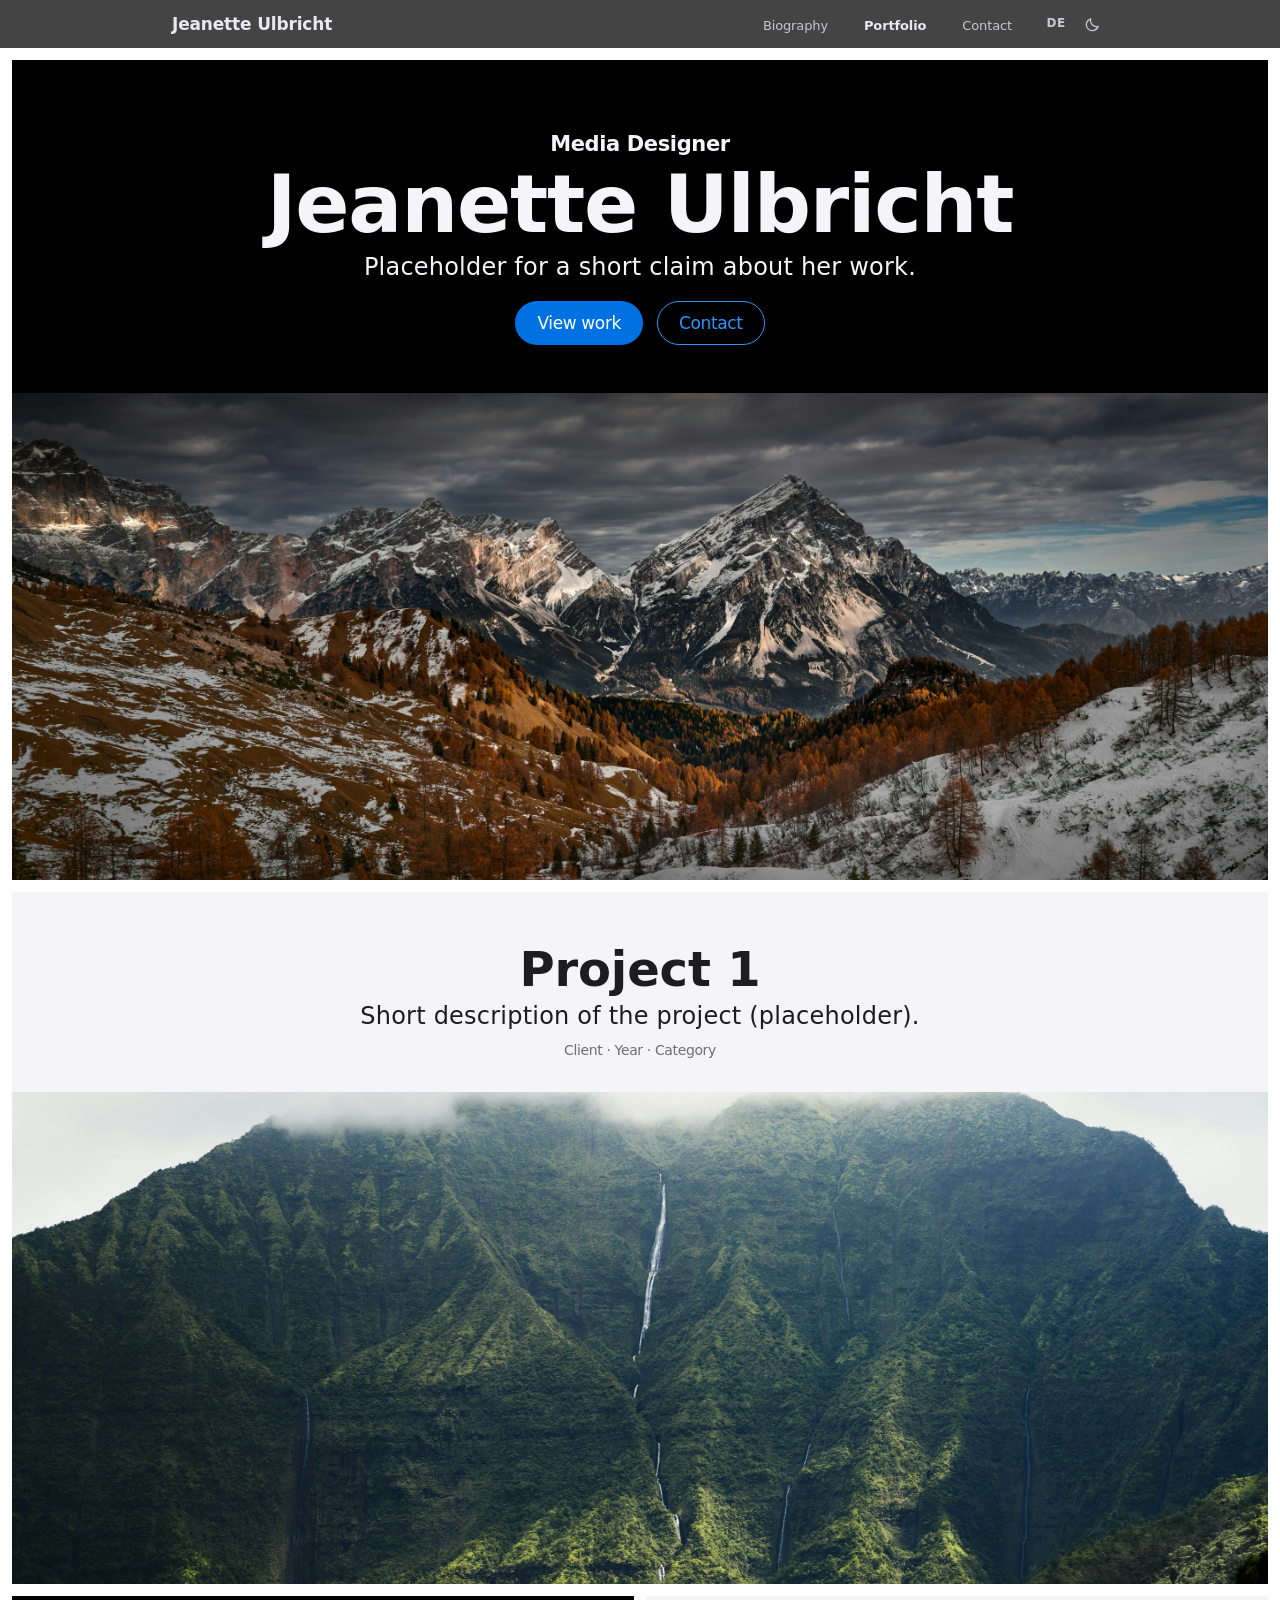
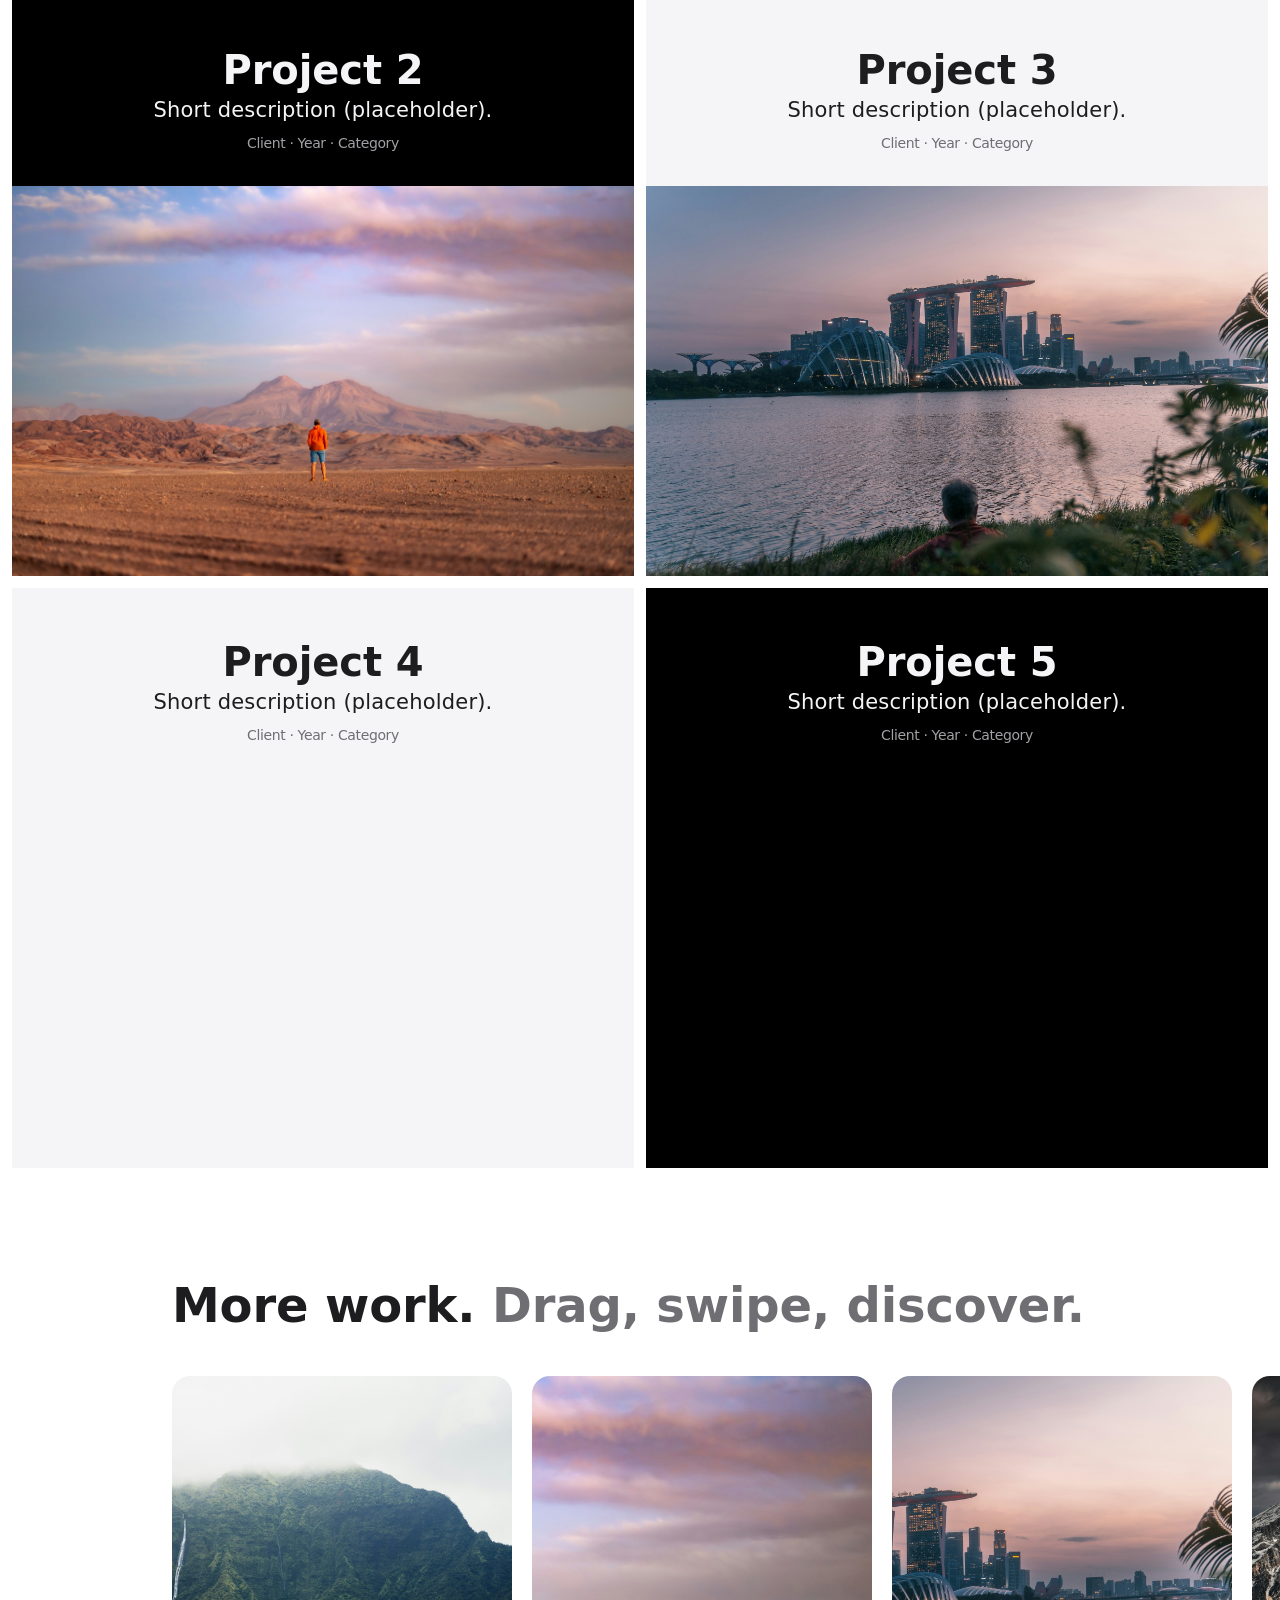
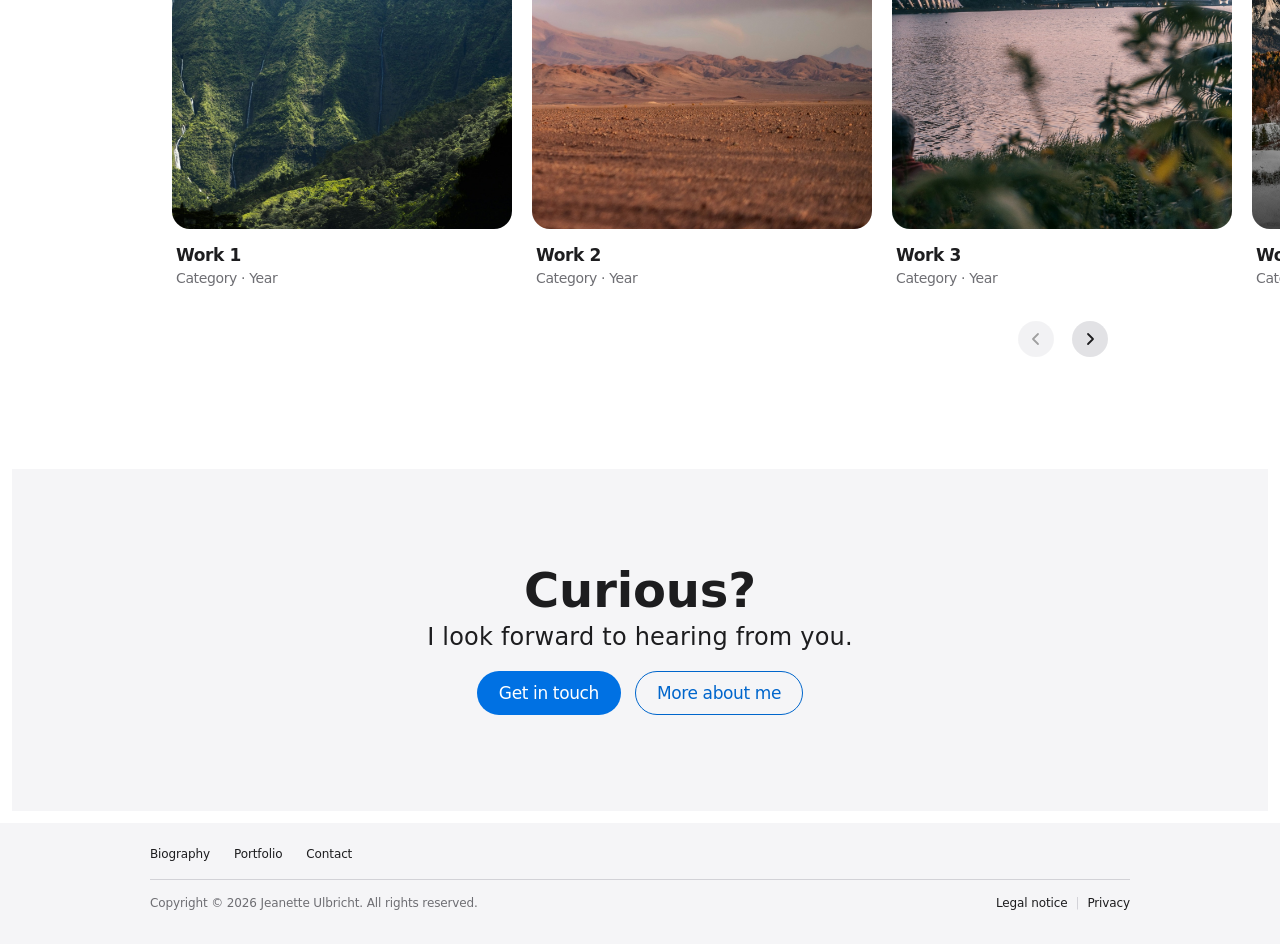
<file: src/frontend/index.html>
<!DOCTYPE html>
<html lang="de">
<head>
    <meta charset="utf-8">
    <meta name="viewport" content="width=device-width, initial-scale=1">
    <title data-i18n="title_home">Jeanette Ulbricht – Mediengestalterin | Portfolio</title>
    <meta name="description" content="Portfolio von Jeanette Ulbricht, Mediengestalterin: ausgewählte Arbeiten und Projekte." data-i18n-content="description_home">
    <meta name="author" content="Philipp Schöneberg">
    <link rel="icon" href="assets/favicon.ico">
    <link rel="stylesheet" href="css/base.css">
    <link rel="stylesheet" href="css/home.css">
    <script src="js/head.js"></script>
    <script src="js/i18n.js" defer></script>
    <script src="js/main.js" defer></script>
    <script src="js/gallery.js" defer></script>
</head>
<body>
    <a class="skip-link" href="#main" data-i18n="skip_link">Zum Inhalt springen</a>

    <header class="global-nav" data-nav>
        <nav class="global-nav__inner" aria-label="Hauptnavigation" data-i18n-aria-label="nav_label">
            <a class="global-nav__brand" href="index.html">Jeanette Ulbricht</a>
            <button class="global-nav__toggle" type="button" aria-expanded="false" aria-controls="nav-menu" aria-label="Menü öffnen" data-nav-toggle>
                <span class="global-nav__toggle-bar"></span>
                <span class="global-nav__toggle-bar"></span>
            </button>
            <ul role="list" class="global-nav__menu" id="nav-menu">
                <li><a href="biography.html" data-i18n="nav_biography">Biografie</a></li>
                <li><a href="index.html" aria-current="page" data-i18n="nav_portfolio">Portfolio</a></li>
                <li><a href="contact.html" data-i18n="nav_contact">Kontakt</a></li>
            </ul>
            <div class="global-nav__actions">
                <button class="language-toggle" type="button" lang="en" aria-label="EN – Switch to English" data-language-toggle data-i18n="language_switch_code" data-i18n-lang="language_switch_lang" data-i18n-aria-label="language_switch_label">EN</button>
                <button class="theme-toggle" type="button" aria-label="Dunkles Design aktivieren" data-theme-toggle>
                    <svg class="theme-toggle__moon" viewBox="0 0 24 24" aria-hidden="true"><path d="M20 14.5A8.5 8.5 0 0 1 9.5 4a8.5 8.5 0 1 0 10.5 10.5Z" fill="none" stroke="currentColor" stroke-width="1.8" stroke-linejoin="round"/></svg>
                    <svg class="theme-toggle__sun" viewBox="0 0 24 24" aria-hidden="true"><circle cx="12" cy="12" r="4.2" fill="none" stroke="currentColor" stroke-width="1.8"/><path d="M12 2.5v2.2M12 19.3v2.2M2.5 12h2.2M19.3 12h2.2M5.3 5.3l1.6 1.6M17.1 17.1l1.6 1.6M5.3 18.7l1.6-1.6M17.1 6.9l1.6-1.6" fill="none" stroke="currentColor" stroke-width="1.8" stroke-linecap="round"/></svg>
                </button>
            </div>
        </nav>
    </header>

    <main id="main">
        <div class="tiles">
            <!-- Hero -->
            <section class="tile tile--full tile--hero theme-dark" aria-labelledby="hero-title">
                <div class="tile__text">
                    <p class="tile__eyebrow" data-i18n="home_eyebrow">Mediengestalterin</p>
                    <h1 class="headline-hero" id="hero-title">Jeanette Ulbricht</h1>
                    <p class="tile__subhead" data-i18n="home_claim">Platzhalter für einen kurzen Claim zur eigenen Arbeit.</p>
                    <div class="button-row">
                        <a class="button" href="#arbeiten" data-i18n="button_view_work">Arbeiten ansehen</a>
                        <a class="button button--secondary" href="contact.html" data-i18n="nav_contact">Kontakt</a>
                    </div>
                </div>
                <div class="tile__media">
                    <img src="assets/images/exampleSet1/image3.jpg" alt="Platzhalterbild für die Startseite" data-i18n-alt="home_hero_alt" width="2845" height="1600" fetchpriority="high">
                </div>
            </section>

            <!-- Featured projects. All titles and texts are placeholders. -->
            <article class="tile tile--full reveal" id="arbeiten">
                <div class="tile__text">
                    <h2 class="tile__headline" data-i18n="project_1_title">Projekt 1</h2>
                    <p class="tile__subhead" data-i18n="project_description_long">Kurzbeschreibung des Projekts (Platzhalter).</p>
                    <p class="tile__meta" data-i18n="project_meta">Kunde · Jahr · Kategorie</p>
                </div>
                <div class="tile__media">
                    <img src="assets/images/exampleSet1/image0.jpg" alt="Platzhalterbild für Projekt 1" data-i18n-alt="project_1_alt" width="2399" height="1600" loading="lazy" decoding="async">
                </div>
            </article>

            <article class="tile theme-dark reveal">
                <div class="tile__text">
                    <h2 class="tile__headline" data-i18n="project_2_title">Projekt 2</h2>
                    <p class="tile__subhead" data-i18n="project_description">Kurzbeschreibung (Platzhalter).</p>
                    <p class="tile__meta" data-i18n="project_meta">Kunde · Jahr · Kategorie</p>
                </div>
                <div class="tile__media">
                    <img src="assets/images/exampleSet1/image1.jpg" alt="Platzhalterbild für Projekt 2" data-i18n-alt="project_2_alt" width="2844" height="1600" loading="lazy" decoding="async">
                </div>
            </article>

            <article class="tile reveal">
                <div class="tile__text">
                    <h2 class="tile__headline" data-i18n="project_3_title">Projekt 3</h2>
                    <p class="tile__subhead" data-i18n="project_description">Kurzbeschreibung (Platzhalter).</p>
                    <p class="tile__meta" data-i18n="project_meta">Kunde · Jahr · Kategorie</p>
                </div>
                <div class="tile__media">
                    <img src="assets/images/exampleSet1/image2.jpg" alt="Platzhalterbild für Projekt 3" data-i18n-alt="project_3_alt" width="2399" height="1600" loading="lazy" decoding="async">
                </div>
            </article>

            <article class="tile reveal">
                <div class="tile__text">
                    <h2 class="tile__headline" data-i18n="project_4_title">Projekt 4</h2>
                    <p class="tile__subhead" data-i18n="project_description">Kurzbeschreibung (Platzhalter).</p>
                    <p class="tile__meta" data-i18n="project_meta">Kunde · Jahr · Kategorie</p>
                </div>
                <div class="tile__media">
                    <img src="assets/images/exampleSet1/image4.jpg" alt="Platzhalterbild für Projekt 4" data-i18n-alt="project_4_alt" width="2400" height="1600" loading="lazy" decoding="async">
                </div>
            </article>

            <article class="tile theme-dark reveal">
                <div class="tile__text">
                    <h2 class="tile__headline" data-i18n="project_5_title">Projekt 5</h2>
                    <p class="tile__subhead" data-i18n="project_description">Kurzbeschreibung (Platzhalter).</p>
                    <p class="tile__meta" data-i18n="project_meta">Kunde · Jahr · Kategorie</p>
                </div>
                <div class="tile__media">
                    <img src="assets/images/exampleSet1/image5.jpg" alt="Platzhalterbild für Projekt 5" data-i18n-alt="project_5_alt" width="2400" height="1600" loading="lazy" decoding="async">
                </div>
            </article>
        </div>

        <!-- Gallery: draggable image track -->
        <section class="gallery" aria-labelledby="gallery-title" data-gallery>
            <div class="gallery__header reveal">
                <h2 class="section-headline" id="gallery-title">
                    <span data-i18n="gallery_title">Weitere Arbeiten.</span>
                    <span class="section-headline__muted" data-i18n="gallery_subtitle">Ziehen, wischen, entdecken.</span>
                </h2>
            </div>

            <div class="gallery__viewport" tabindex="0" role="region" aria-roledescription="Karussell" data-i18n-aria-roledescription="carousel" aria-label="Weitere Arbeiten, mit den Pfeiltasten blättern" data-i18n-aria-label="gallery_label" data-gallery-viewport>
                <ul role="list" class="gallery__track" data-gallery-track>
                    <li class="gallery__item">
                        <figure>
                            <img src="assets/images/exampleSet1/image0.jpg" alt="Platzhalterbild für Arbeit 1" data-i18n-alt="work_1_alt" width="2399" height="1600" loading="lazy" decoding="async">
                            <figcaption><span class="gallery__title" data-i18n="work_1_title">Arbeit 1</span><span class="gallery__meta" data-i18n="work_meta">Kategorie · Jahr</span></figcaption>
                        </figure>
                    </li>
                    <li class="gallery__item">
                        <figure>
                            <img src="assets/images/exampleSet1/image1.jpg" alt="Platzhalterbild für Arbeit 2" data-i18n-alt="work_2_alt" width="2844" height="1600" loading="lazy" decoding="async">
                            <figcaption><span class="gallery__title" data-i18n="work_2_title">Arbeit 2</span><span class="gallery__meta" data-i18n="work_meta">Kategorie · Jahr</span></figcaption>
                        </figure>
                    </li>
                    <li class="gallery__item">
                        <figure>
                            <img src="assets/images/exampleSet1/image2.jpg" alt="Platzhalterbild für Arbeit 3" data-i18n-alt="work_3_alt" width="2399" height="1600" loading="lazy" decoding="async">
                            <figcaption><span class="gallery__title" data-i18n="work_3_title">Arbeit 3</span><span class="gallery__meta" data-i18n="work_meta">Kategorie · Jahr</span></figcaption>
                        </figure>
                    </li>
                    <li class="gallery__item">
                        <figure>
                            <img src="assets/images/exampleSet1/image3.jpg" alt="Platzhalterbild für Arbeit 4" data-i18n-alt="work_4_alt" width="2845" height="1600" loading="lazy" decoding="async">
                            <figcaption><span class="gallery__title" data-i18n="work_4_title">Arbeit 4</span><span class="gallery__meta" data-i18n="work_meta">Kategorie · Jahr</span></figcaption>
                        </figure>
                    </li>
                    <li class="gallery__item">
                        <figure>
                            <img src="assets/images/exampleSet1/image4.jpg" alt="Platzhalterbild für Arbeit 5" data-i18n-alt="work_5_alt" width="2400" height="1600" loading="lazy" decoding="async">
                            <figcaption><span class="gallery__title" data-i18n="work_5_title">Arbeit 5</span><span class="gallery__meta" data-i18n="work_meta">Kategorie · Jahr</span></figcaption>
                        </figure>
                    </li>
                    <li class="gallery__item">
                        <figure>
                            <img src="assets/images/exampleSet1/image5.jpg" alt="Platzhalterbild für Arbeit 6" data-i18n-alt="work_6_alt" width="2400" height="1600" loading="lazy" decoding="async">
                            <figcaption><span class="gallery__title" data-i18n="work_6_title">Arbeit 6</span><span class="gallery__meta" data-i18n="work_meta">Kategorie · Jahr</span></figcaption>
                        </figure>
                    </li>
                    <li class="gallery__item">
                        <figure>
                            <img src="assets/images/exampleSet1/image6.jpg" alt="Platzhalterbild für Arbeit 7" data-i18n-alt="work_7_alt" width="2400" height="1600" loading="lazy" decoding="async">
                            <figcaption><span class="gallery__title" data-i18n="work_7_title">Arbeit 7</span><span class="gallery__meta" data-i18n="work_meta">Kategorie · Jahr</span></figcaption>
                        </figure>
                    </li>
                    <li class="gallery__item">
                        <figure>
                            <img src="assets/images/exampleSet1/image7.jpg" alt="Platzhalterbild für Arbeit 8" data-i18n-alt="work_8_alt" width="2400" height="1600" loading="lazy" decoding="async">
                            <figcaption><span class="gallery__title" data-i18n="work_8_title">Arbeit 8</span><span class="gallery__meta" data-i18n="work_meta">Kategorie · Jahr</span></figcaption>
                        </figure>
                    </li>
                </ul>
            </div>

            <div class="gallery__controls">
                <button class="gallery__button" type="button" aria-label="Vorherige Arbeiten" data-i18n-aria-label="gallery_prev" data-gallery-prev>
                    <svg viewBox="0 0 16 16" aria-hidden="true"><path d="M10 3 5 8l5 5" fill="none" stroke="currentColor" stroke-width="1.8" stroke-linecap="round" stroke-linejoin="round"/></svg>
                </button>
                <button class="gallery__button" type="button" aria-label="Nächste Arbeiten" data-i18n-aria-label="gallery_next" data-gallery-next>
                    <svg viewBox="0 0 16 16" aria-hidden="true"><path d="m6 3 5 5-5 5" fill="none" stroke="currentColor" stroke-width="1.8" stroke-linecap="round" stroke-linejoin="round"/></svg>
                </button>
            </div>
        </section>

        <!-- Call to action -->
        <div class="tiles tiles--single">
            <section class="tile tile--full tile--cta reveal" aria-labelledby="cta-title">
                <div class="tile__text">
                    <h2 class="tile__headline" id="cta-title" data-i18n="cta_title">Neugierig geworden?</h2>
                    <p class="tile__subhead" data-i18n="cta_text">Ich freue mich auf Ihre Anfrage.</p>
                    <div class="button-row">
                        <a class="button" href="contact.html" data-i18n="button_get_in_touch">Kontakt aufnehmen</a>
                        <a class="button button--secondary" href="biography.html" data-i18n="button_about_me">Mehr über mich</a>
                    </div>
                </div>
            </section>
        </div>
    </main>

    <footer class="global-footer">
        <div class="global-footer__inner">
            <nav class="global-footer__nav" aria-label="Fußzeile" data-i18n-aria-label="footer_label">
                <ul role="list">
                    <li><a href="biography.html" data-i18n="nav_biography">Biografie</a></li>
                    <li><a href="index.html" data-i18n="nav_portfolio">Portfolio</a></li>
                    <li><a href="contact.html" data-i18n="nav_contact">Kontakt</a></li>
                </ul>
            </nav>
            <div class="global-footer__legal">
                <p data-i18n="footer_copyright">Copyright © 2026 Jeanette Ulbricht. Alle Rechte vorbehalten.</p>
                <ul role="list" class="global-footer__legal-links">
                    <li><a href="impressum.html" data-i18n="footer_imprint">Impressum</a></li>
                    <li><a href="datenschutz.html" data-i18n="footer_privacy">Datenschutz</a></li>
                </ul>
            </div>
        </div>
    </footer>
</body>
</html>
</file>
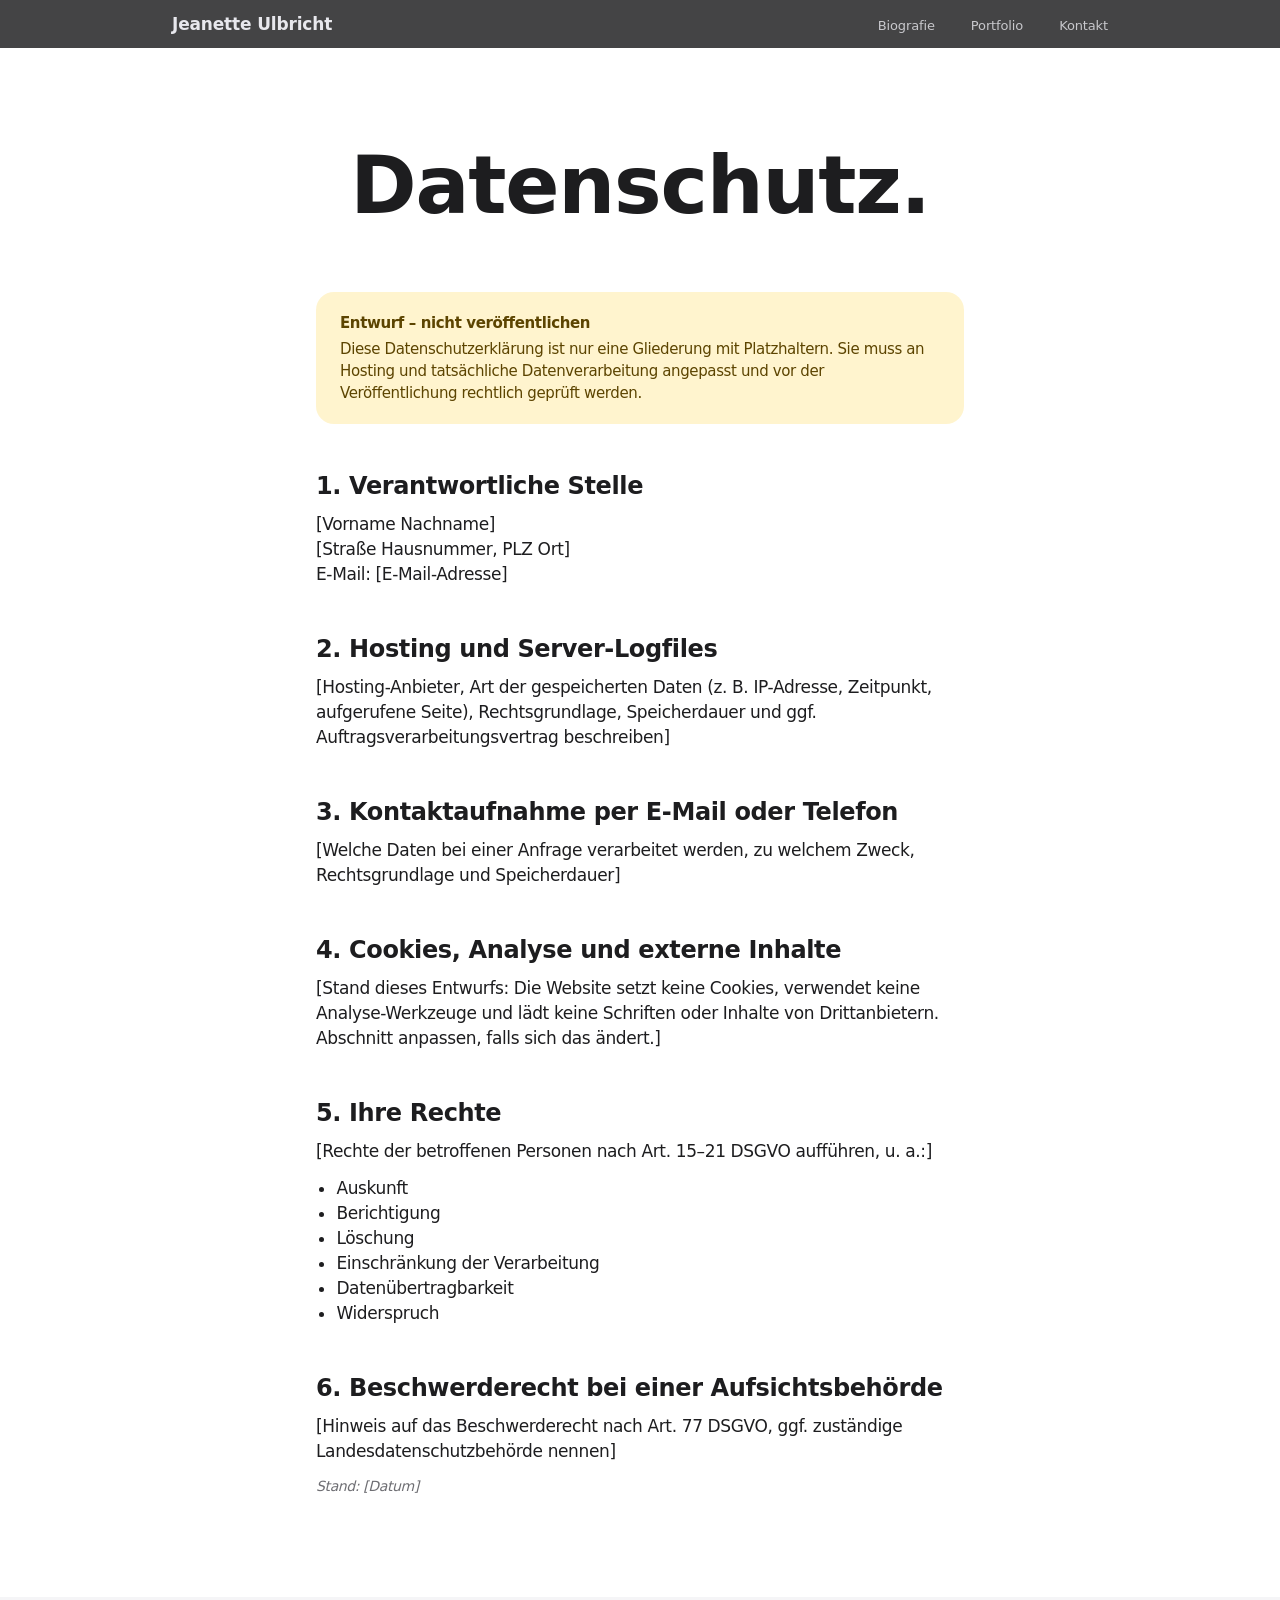
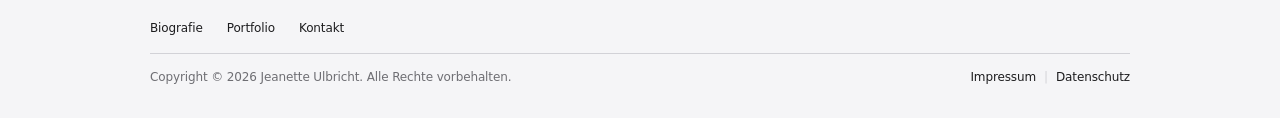
<file: datenschutz.html>
<!DOCTYPE html>
<html lang="de">
<head>
    <meta charset="utf-8">
    <meta name="viewport" content="width=device-width, initial-scale=1">
    <title>Datenschutz – Jeanette Ulbricht, Mediengestalterin</title>
    <meta name="description" content="Datenschutzerklärung der Website von Jeanette Ulbricht, Mediengestalterin.">
    <meta name="author" content="Philipp Schöneberg">
    <meta name="robots" content="noindex">
    <link rel="icon" href="images/exampleSet0/favicon.ico">
    <link rel="stylesheet" href="css/base.css">
    <link rel="stylesheet" href="css/legal.css">
    <script>document.documentElement.classList.add("js");</script>
    <script src="js/main.js" defer></script>
</head>
<body>
    <a class="skip-link" href="#main">Zum Inhalt springen</a>

    <header class="global-nav" data-nav>
        <nav class="global-nav__inner" aria-label="Hauptnavigation">
            <a class="global-nav__brand" href="index.html">Jeanette Ulbricht</a>
            <button class="global-nav__toggle" type="button" aria-expanded="false" aria-controls="nav-menu" aria-label="Menü öffnen" data-nav-toggle>
                <span class="global-nav__toggle-bar"></span>
                <span class="global-nav__toggle-bar"></span>
            </button>
            <ul class="global-nav__menu" id="nav-menu">
                <li><a href="biography.html">Biografie</a></li>
                <li><a href="index.html">Portfolio</a></li>
                <li><a href="contact.html">Kontakt</a></li>
            </ul>
        </nav>
    </header>

    <main id="main">
        <header class="page-hero">
            <h1 class="headline-hero">Datenschutz.</h1>
        </header>

        <article class="legal">
            <!-- DRAFT: structure only. Must be completed and legally checked before going live. -->
            <p class="legal-notice">
                <strong>Entwurf – nicht veröffentlichen</strong>
                Diese Datenschutzerklärung ist nur eine Gliederung mit Platzhaltern. Sie muss an Hosting und tatsächliche Datenverarbeitung angepasst und vor der Veröffentlichung rechtlich geprüft werden.
            </p>

            <h2>1. Verantwortliche Stelle</h2>
            <p>
                [Vorname Nachname]<br>
                [Straße Hausnummer, PLZ Ort]<br>
                E-Mail: [E-Mail-Adresse]
            </p>

            <h2>2. Hosting und Server-Logfiles</h2>
            <p>[Hosting-Anbieter, Art der gespeicherten Daten (z. B. IP-Adresse, Zeitpunkt, aufgerufene Seite), Rechtsgrundlage, Speicherdauer und ggf. Auftragsverarbeitungsvertrag beschreiben]</p>

            <h2>3. Kontaktaufnahme per E-Mail oder Telefon</h2>
            <p>[Welche Daten bei einer Anfrage verarbeitet werden, zu welchem Zweck, Rechtsgrundlage und Speicherdauer]</p>

            <h2>4. Cookies, Analyse und externe Inhalte</h2>
            <p>[Stand dieses Entwurfs: Die Website setzt keine Cookies, verwendet keine Analyse-Werkzeuge und lädt keine Schriften oder Inhalte von Drittanbietern. Abschnitt anpassen, falls sich das ändert.]</p>

            <h2>5. Ihre Rechte</h2>
            <p>[Rechte der betroffenen Personen nach Art. 15–21 DSGVO aufführen, u. a.:]</p>
            <ul>
                <li>Auskunft</li>
                <li>Berichtigung</li>
                <li>Löschung</li>
                <li>Einschränkung der Verarbeitung</li>
                <li>Datenübertragbarkeit</li>
                <li>Widerspruch</li>
            </ul>

            <h2>6. Beschwerderecht bei einer Aufsichtsbehörde</h2>
            <p>[Hinweis auf das Beschwerderecht nach Art. 77 DSGVO, ggf. zuständige Landesdatenschutzbehörde nennen]</p>

            <p class="placeholder-note">Stand: [Datum]</p>
        </article>
    </main>

    <footer class="global-footer">
        <div class="global-footer__inner">
            <nav class="global-footer__nav" aria-label="Fußzeile">
                <ul>
                    <li><a href="biography.html">Biografie</a></li>
                    <li><a href="index.html">Portfolio</a></li>
                    <li><a href="contact.html">Kontakt</a></li>
                </ul>
            </nav>
            <div class="global-footer__legal">
                <p>Copyright © 2026 Jeanette Ulbricht. Alle Rechte vorbehalten.</p>
                <ul class="global-footer__legal-links">
                    <li><a href="impressum.html">Impressum</a></li>
                    <li><a href="datenschutz.html" aria-current="page">Datenschutz</a></li>
                </ul>
            </div>
        </div>
    </footer>
</body>
</html>
</file>
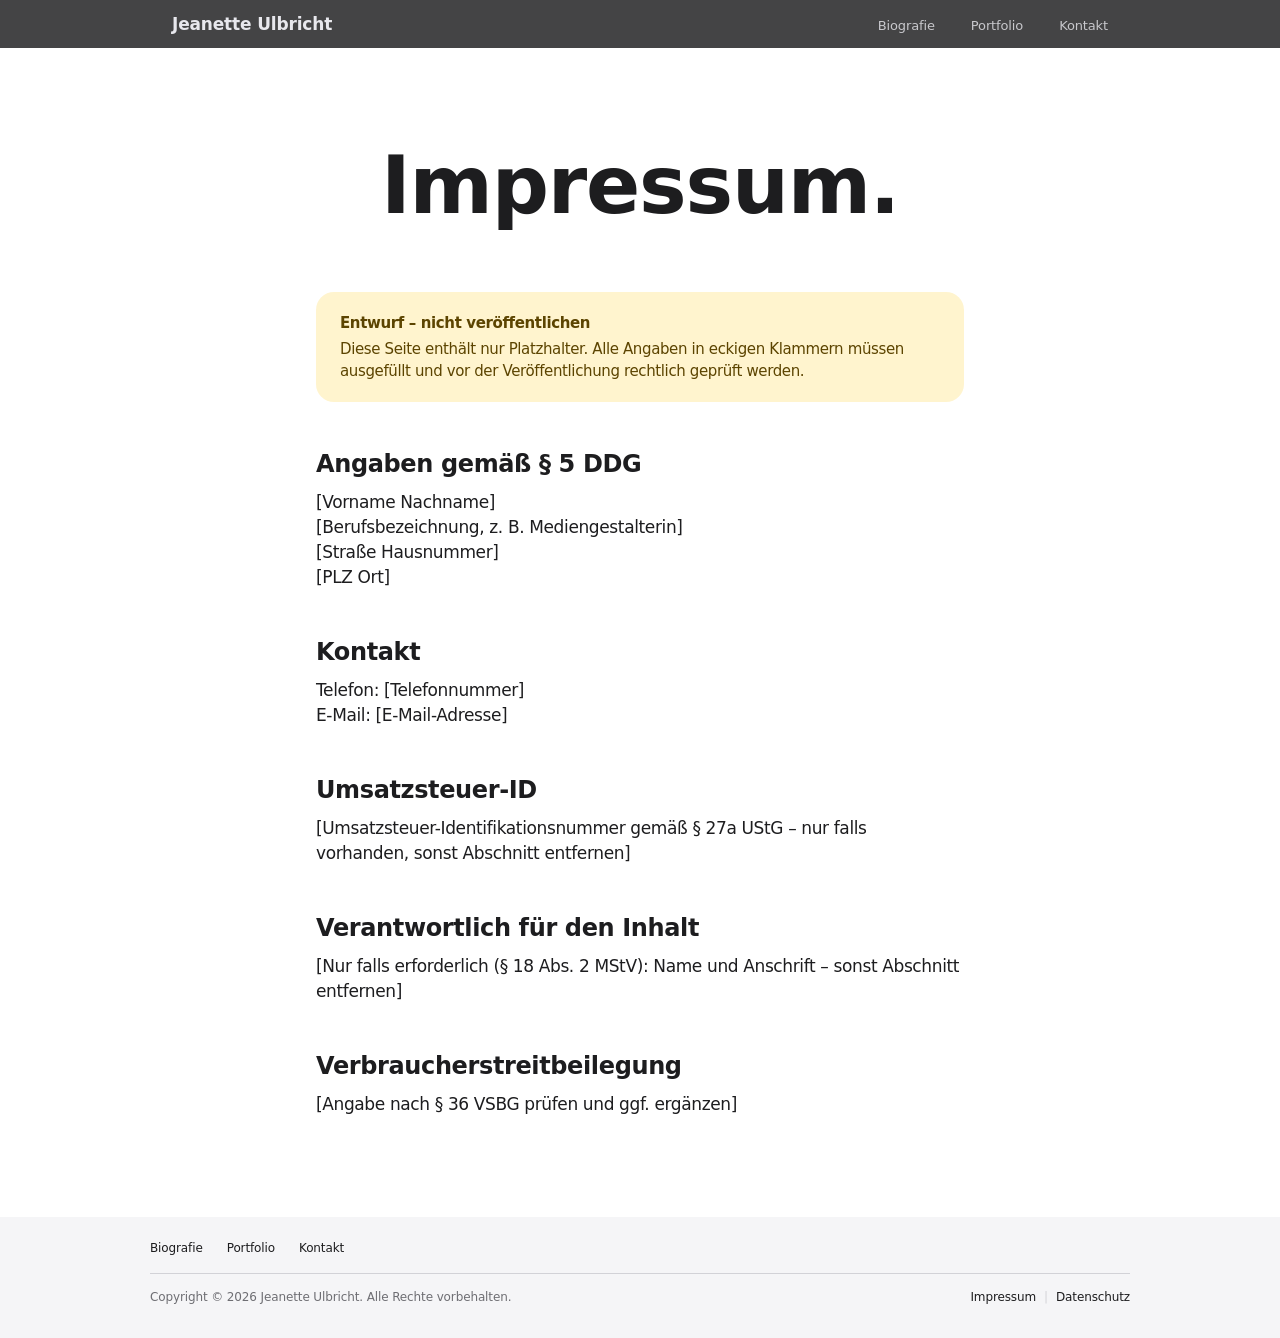
<file: impressum.html>
<!DOCTYPE html>
<html lang="de">
<head>
    <meta charset="utf-8">
    <meta name="viewport" content="width=device-width, initial-scale=1">
    <title>Impressum – Jeanette Ulbricht, Mediengestalterin</title>
    <meta name="description" content="Impressum der Website von Jeanette Ulbricht, Mediengestalterin.">
    <meta name="author" content="Philipp Schöneberg">
    <meta name="robots" content="noindex">
    <link rel="icon" href="images/exampleSet0/favicon.ico">
    <link rel="stylesheet" href="css/base.css">
    <link rel="stylesheet" href="css/legal.css">
    <script>document.documentElement.classList.add("js");</script>
    <script src="js/main.js" defer></script>
</head>
<body>
    <a class="skip-link" href="#main">Zum Inhalt springen</a>

    <header class="global-nav" data-nav>
        <nav class="global-nav__inner" aria-label="Hauptnavigation">
            <a class="global-nav__brand" href="index.html">Jeanette Ulbricht</a>
            <button class="global-nav__toggle" type="button" aria-expanded="false" aria-controls="nav-menu" aria-label="Menü öffnen" data-nav-toggle>
                <span class="global-nav__toggle-bar"></span>
                <span class="global-nav__toggle-bar"></span>
            </button>
            <ul class="global-nav__menu" id="nav-menu">
                <li><a href="biography.html">Biografie</a></li>
                <li><a href="index.html">Portfolio</a></li>
                <li><a href="contact.html">Kontakt</a></li>
            </ul>
        </nav>
    </header>

    <main id="main">
        <header class="page-hero">
            <h1 class="headline-hero">Impressum.</h1>
        </header>

        <article class="legal">
            <!-- DRAFT: structure only. Must be completed and legally checked before going live. -->
            <p class="legal-notice">
                <strong>Entwurf – nicht veröffentlichen</strong>
                Diese Seite enthält nur Platzhalter. Alle Angaben in eckigen Klammern müssen ausgefüllt und vor der Veröffentlichung rechtlich geprüft werden.
            </p>

            <h2>Angaben gemäß § 5 DDG</h2>
            <p>
                [Vorname Nachname]<br>
                [Berufsbezeichnung, z. B. Mediengestalterin]<br>
                [Straße Hausnummer]<br>
                [PLZ Ort]
            </p>

            <h2>Kontakt</h2>
            <p>
                Telefon: [Telefonnummer]<br>
                E-Mail: [E-Mail-Adresse]
            </p>

            <h2>Umsatzsteuer-ID</h2>
            <p>[Umsatzsteuer-Identifikationsnummer gemäß § 27a UStG – nur falls vorhanden, sonst Abschnitt entfernen]</p>

            <h2>Verantwortlich für den Inhalt</h2>
            <p>[Nur falls erforderlich (§ 18 Abs. 2 MStV): Name und Anschrift – sonst Abschnitt entfernen]</p>

            <h2>Verbraucherstreitbeilegung</h2>
            <p>[Angabe nach § 36 VSBG prüfen und ggf. ergänzen]</p>
        </article>
    </main>

    <footer class="global-footer">
        <div class="global-footer__inner">
            <nav class="global-footer__nav" aria-label="Fußzeile">
                <ul>
                    <li><a href="biography.html">Biografie</a></li>
                    <li><a href="index.html">Portfolio</a></li>
                    <li><a href="contact.html">Kontakt</a></li>
                </ul>
            </nav>
            <div class="global-footer__legal">
                <p>Copyright © 2026 Jeanette Ulbricht. Alle Rechte vorbehalten.</p>
                <ul class="global-footer__legal-links">
                    <li><a href="impressum.html" aria-current="page">Impressum</a></li>
                    <li><a href="datenschutz.html">Datenschutz</a></li>
                </ul>
            </div>
        </div>
    </footer>
</body>
</html>
</file>
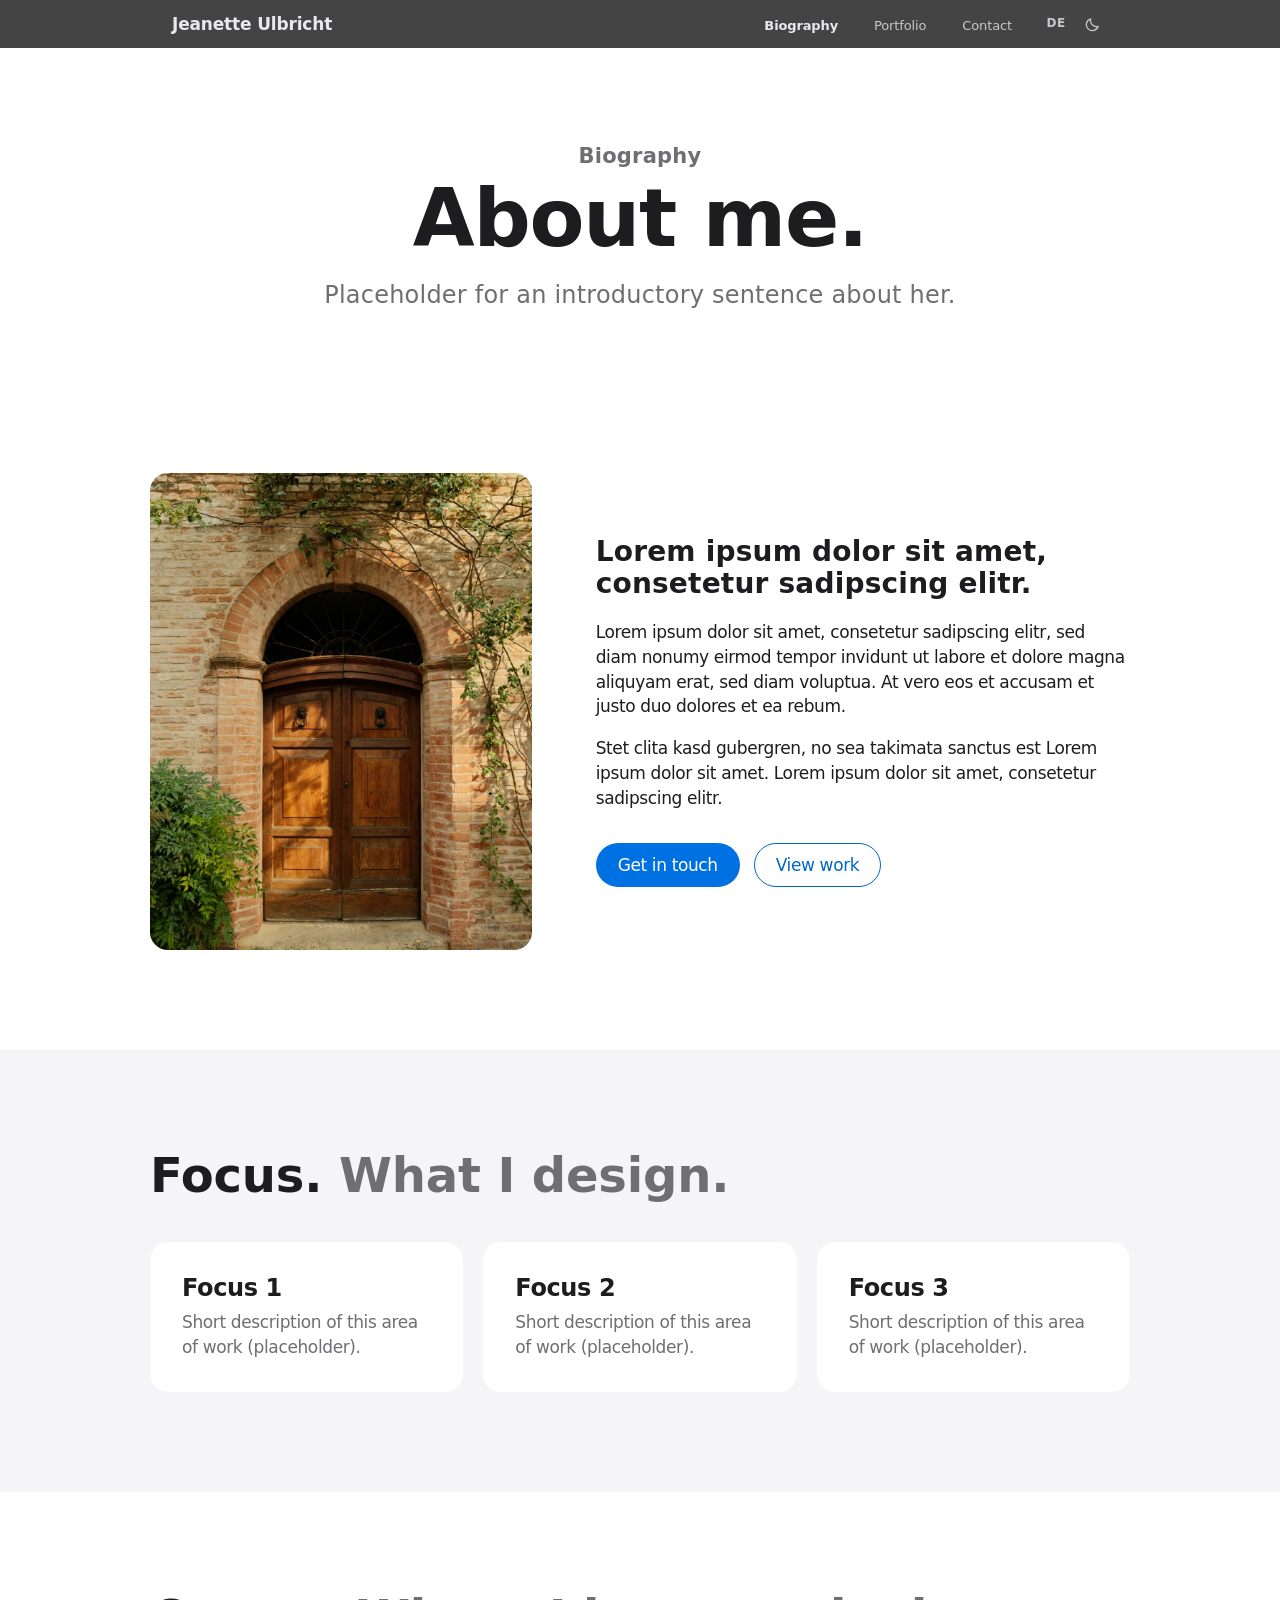
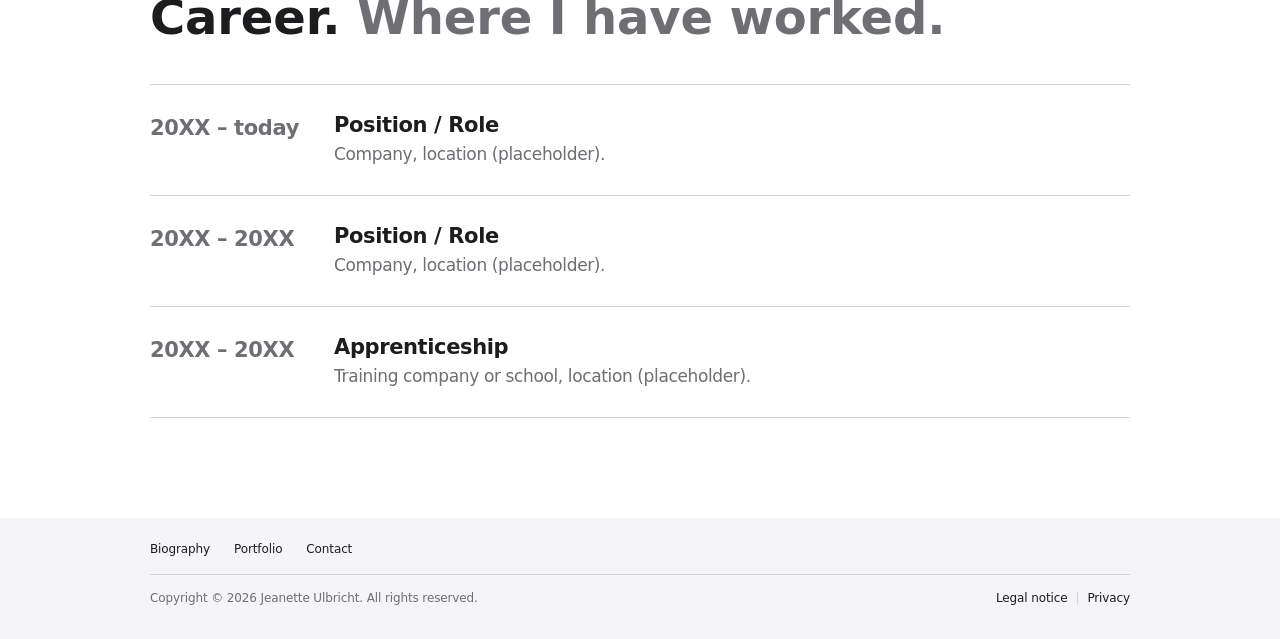
<file: src/frontend/biography.html>
<!DOCTYPE html>
<html lang="de">
<head>
    <meta charset="utf-8">
    <meta name="viewport" content="width=device-width, initial-scale=1">
    <title data-i18n="title_biography">Biografie – Jeanette Ulbricht, Mediengestalterin</title>
    <meta name="description" content="Biografie von Jeanette Ulbricht, Mediengestalterin: Werdegang und Schwerpunkte." data-i18n-content="description_biography">
    <meta name="author" content="Philipp Schöneberg">
    <link rel="icon" href="assets/favicon.ico">
    <link rel="stylesheet" href="css/base.css">
    <link rel="stylesheet" href="css/biography.css">
    <script src="js/head.js"></script>
    <script src="js/i18n.js" defer></script>
    <script src="js/main.js" defer></script>
</head>
<body>
    <a class="skip-link" href="#main" data-i18n="skip_link">Zum Inhalt springen</a>

    <header class="global-nav" data-nav>
        <nav class="global-nav__inner" aria-label="Hauptnavigation" data-i18n-aria-label="nav_label">
            <a class="global-nav__brand" href="index.html">Jeanette Ulbricht</a>
            <button class="global-nav__toggle" type="button" aria-expanded="false" aria-controls="nav-menu" aria-label="Menü öffnen" data-nav-toggle>
                <span class="global-nav__toggle-bar"></span>
                <span class="global-nav__toggle-bar"></span>
            </button>
            <ul role="list" class="global-nav__menu" id="nav-menu">
                <li><a href="biography.html" aria-current="page" data-i18n="nav_biography">Biografie</a></li>
                <li><a href="index.html" data-i18n="nav_portfolio">Portfolio</a></li>
                <li><a href="contact.html" data-i18n="nav_contact">Kontakt</a></li>
            </ul>
            <div class="global-nav__actions">
                <button class="language-toggle" type="button" lang="en" aria-label="EN – Switch to English" data-language-toggle data-i18n="language_switch_code" data-i18n-lang="language_switch_lang" data-i18n-aria-label="language_switch_label">EN</button>
                <button class="theme-toggle" type="button" aria-label="Dunkles Design aktivieren" data-theme-toggle>
                    <svg class="theme-toggle__moon" viewBox="0 0 24 24" aria-hidden="true"><path d="M20 14.5A8.5 8.5 0 0 1 9.5 4a8.5 8.5 0 1 0 10.5 10.5Z" fill="none" stroke="currentColor" stroke-width="1.8" stroke-linejoin="round"/></svg>
                    <svg class="theme-toggle__sun" viewBox="0 0 24 24" aria-hidden="true"><circle cx="12" cy="12" r="4.2" fill="none" stroke="currentColor" stroke-width="1.8"/><path d="M12 2.5v2.2M12 19.3v2.2M2.5 12h2.2M19.3 12h2.2M5.3 5.3l1.6 1.6M17.1 17.1l1.6 1.6M5.3 18.7l1.6-1.6M17.1 6.9l1.6-1.6" fill="none" stroke="currentColor" stroke-width="1.8" stroke-linecap="round"/></svg>
                </button>
            </div>
        </nav>
    </header>

    <main id="main">
        <header class="page-hero">
            <p class="eyebrow" data-i18n="nav_biography">Biografie</p>
            <h1 class="headline-hero" data-i18n="bio_title">Über mich.</h1>
            <p class="intro" data-i18n="bio_intro">Platzhalter für einen einleitenden Satz zur Person.</p>
        </header>

        <section class="section" aria-label="Porträt und Vorstellung" data-i18n-aria-label="bio_portrait_label">
            <div class="section__inner about">
                <figure class="about__portrait reveal">
                    <img src="assets/images/exampleSet0/image0.jpg" alt="Porträt von Jeanette Ulbricht (Platzhalterbild)" data-i18n-alt="bio_portrait_alt" width="1066" height="1600" decoding="async">
                </figure>
                <div class="about__text reveal">
                    <p class="about__lead">Lorem ipsum dolor sit amet, consetetur sadipscing elitr.</p>
                    <p>Lorem ipsum dolor sit amet, consetetur sadipscing elitr, sed diam nonumy eirmod tempor invidunt ut labore et dolore magna aliquyam erat, sed diam voluptua. At vero eos et accusam et justo duo dolores et ea rebum.</p>
                    <p>Stet clita kasd gubergren, no sea takimata sanctus est Lorem ipsum dolor sit amet. Lorem ipsum dolor sit amet, consetetur sadipscing elitr.</p>
                    <div class="button-row">
                        <a class="button" href="contact.html" data-i18n="button_get_in_touch">Kontakt aufnehmen</a>
                        <a class="button button--secondary" href="index.html#arbeiten" data-i18n="button_view_work">Arbeiten ansehen</a>
                    </div>
                </div>
            </div>
        </section>

        <section class="section section--alt" aria-labelledby="focus-title">
            <div class="section__inner">
                <h2 class="section-headline reveal" id="focus-title">
                    <span data-i18n="focus_title">Schwerpunkte.</span>
                    <span class="section-headline__muted" data-i18n="focus_subtitle">Was ich gestalte.</span>
                </h2>
                <ul role="list" class="card-grid">
                    <li class="card reveal">
                        <h3 class="card__title" data-i18n="focus_1_title">Schwerpunkt 1</h3>
                        <p class="card__text" data-i18n="focus_description">Kurzbeschreibung des Leistungsbereichs (Platzhalter).</p>
                    </li>
                    <li class="card reveal">
                        <h3 class="card__title" data-i18n="focus_2_title">Schwerpunkt 2</h3>
                        <p class="card__text" data-i18n="focus_description">Kurzbeschreibung des Leistungsbereichs (Platzhalter).</p>
                    </li>
                    <li class="card reveal">
                        <h3 class="card__title" data-i18n="focus_3_title">Schwerpunkt 3</h3>
                        <p class="card__text" data-i18n="focus_description">Kurzbeschreibung des Leistungsbereichs (Platzhalter).</p>
                    </li>
                </ul>
            </div>
        </section>

        <section class="section" aria-labelledby="career-title">
            <div class="section__inner">
                <h2 class="section-headline reveal" id="career-title">
                    <span data-i18n="career_title">Werdegang.</span>
                    <span class="section-headline__muted" data-i18n="career_subtitle">Stationen bisher.</span>
                </h2>
                <ol role="list" class="timeline reveal">
                    <li class="timeline__item">
                        <span class="timeline__year" data-i18n="career_present">20XX – heute</span>
                        <div>
                            <h3 class="timeline__title" data-i18n="career_position">Station / Position</h3>
                            <p class="timeline__text" data-i18n="career_company">Unternehmen, Ort (Platzhalter).</p>
                        </div>
                    </li>
                    <li class="timeline__item">
                        <span class="timeline__year">20XX – 20XX</span>
                        <div>
                            <h3 class="timeline__title" data-i18n="career_position">Station / Position</h3>
                            <p class="timeline__text" data-i18n="career_company">Unternehmen, Ort (Platzhalter).</p>
                        </div>
                    </li>
                    <li class="timeline__item">
                        <span class="timeline__year">20XX – 20XX</span>
                        <div>
                            <h3 class="timeline__title" data-i18n="career_training">Ausbildung</h3>
                            <p class="timeline__text" data-i18n="career_school">Ausbildungsbetrieb oder Schule, Ort (Platzhalter).</p>
                        </div>
                    </li>
                </ol>
            </div>
        </section>
    </main>

    <footer class="global-footer">
        <div class="global-footer__inner">
            <nav class="global-footer__nav" aria-label="Fußzeile" data-i18n-aria-label="footer_label">
                <ul role="list">
                    <li><a href="biography.html" data-i18n="nav_biography">Biografie</a></li>
                    <li><a href="index.html" data-i18n="nav_portfolio">Portfolio</a></li>
                    <li><a href="contact.html" data-i18n="nav_contact">Kontakt</a></li>
                </ul>
            </nav>
            <div class="global-footer__legal">
                <p data-i18n="footer_copyright">Copyright © 2026 Jeanette Ulbricht. Alle Rechte vorbehalten.</p>
                <ul role="list" class="global-footer__legal-links">
                    <li><a href="impressum.html" data-i18n="footer_imprint">Impressum</a></li>
                    <li><a href="datenschutz.html" data-i18n="footer_privacy">Datenschutz</a></li>
                </ul>
            </div>
        </div>
    </footer>
</body>
</html>
</file>
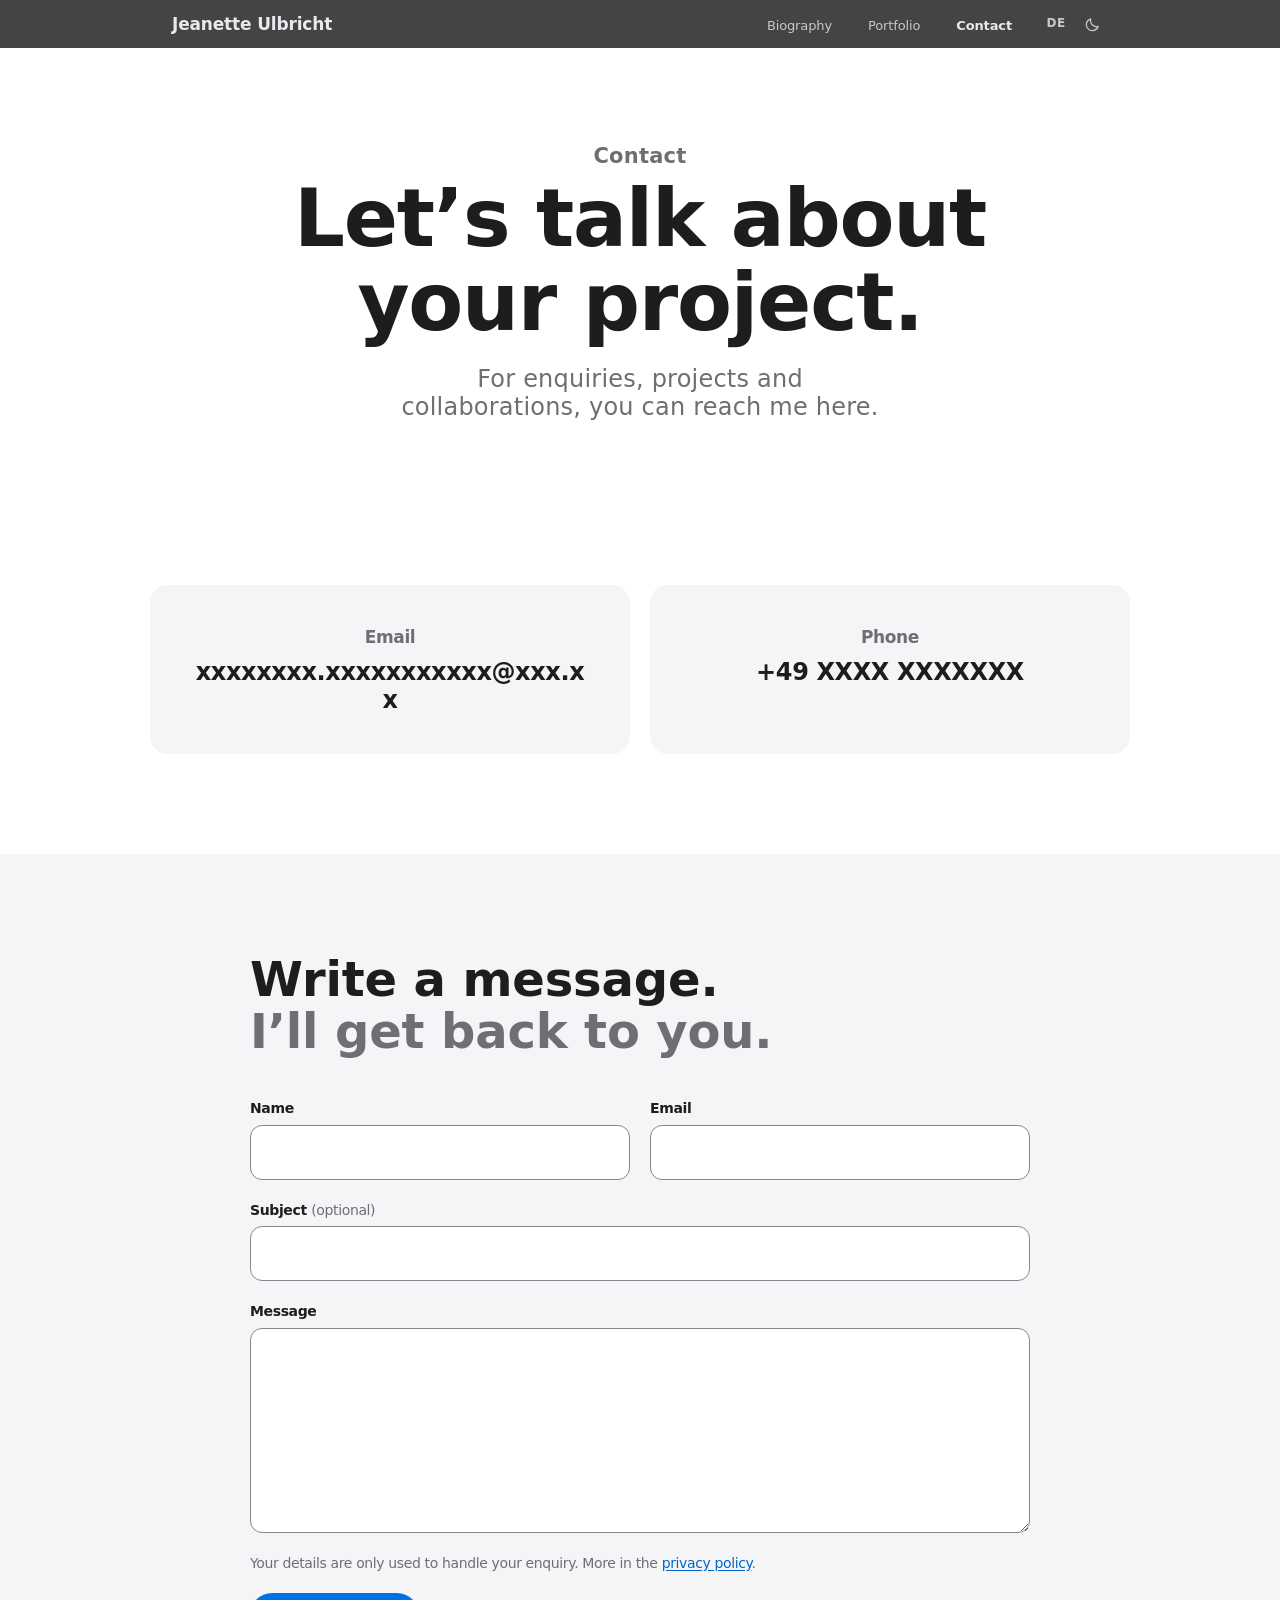
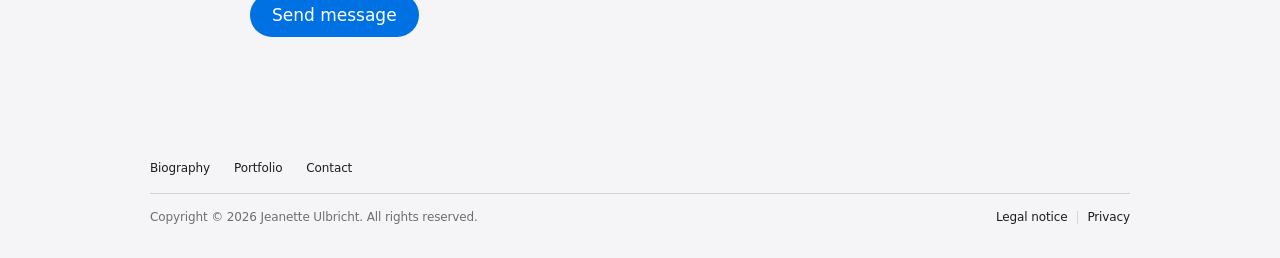
<file: src/frontend/contact.html>
<!DOCTYPE html>
<html lang="de">
<head>
    <meta charset="utf-8">
    <meta name="viewport" content="width=device-width, initial-scale=1">
    <title data-i18n="title_contact">Kontakt – Jeanette Ulbricht, Mediengestalterin</title>
    <meta name="description" content="Kontakt zu Jeanette Ulbricht, Mediengestalterin." data-i18n-content="description_contact">
    <meta name="author" content="Philipp Schöneberg">
    <link rel="icon" href="assets/favicon.ico">
    <link rel="stylesheet" href="css/base.css">
    <link rel="stylesheet" href="css/contact.css">
    <script src="js/head.js"></script>
    <script src="js/i18n.js" defer></script>
    <script src="js/main.js" defer></script>
    <script src="js/contact-form.js" defer></script>
</head>
<body>
    <a class="skip-link" href="#main" data-i18n="skip_link">Zum Inhalt springen</a>

    <header class="global-nav" data-nav>
        <nav class="global-nav__inner" aria-label="Hauptnavigation" data-i18n-aria-label="nav_label">
            <a class="global-nav__brand" href="index.html">Jeanette Ulbricht</a>
            <button class="global-nav__toggle" type="button" aria-expanded="false" aria-controls="nav-menu" aria-label="Menü öffnen" data-nav-toggle>
                <span class="global-nav__toggle-bar"></span>
                <span class="global-nav__toggle-bar"></span>
            </button>
            <ul role="list" class="global-nav__menu" id="nav-menu">
                <li><a href="biography.html" data-i18n="nav_biography">Biografie</a></li>
                <li><a href="index.html" data-i18n="nav_portfolio">Portfolio</a></li>
                <li><a href="contact.html" aria-current="page" data-i18n="nav_contact">Kontakt</a></li>
            </ul>
            <div class="global-nav__actions">
                <button class="language-toggle" type="button" lang="en" aria-label="EN – Switch to English" data-language-toggle data-i18n="language_switch_code" data-i18n-lang="language_switch_lang" data-i18n-aria-label="language_switch_label">EN</button>
                <button class="theme-toggle" type="button" aria-label="Dunkles Design aktivieren" data-theme-toggle>
                    <svg class="theme-toggle__moon" viewBox="0 0 24 24" aria-hidden="true"><path d="M20 14.5A8.5 8.5 0 0 1 9.5 4a8.5 8.5 0 1 0 10.5 10.5Z" fill="none" stroke="currentColor" stroke-width="1.8" stroke-linejoin="round"/></svg>
                    <svg class="theme-toggle__sun" viewBox="0 0 24 24" aria-hidden="true"><circle cx="12" cy="12" r="4.2" fill="none" stroke="currentColor" stroke-width="1.8"/><path d="M12 2.5v2.2M12 19.3v2.2M2.5 12h2.2M19.3 12h2.2M5.3 5.3l1.6 1.6M17.1 17.1l1.6 1.6M5.3 18.7l1.6-1.6M17.1 6.9l1.6-1.6" fill="none" stroke="currentColor" stroke-width="1.8" stroke-linecap="round"/></svg>
                </button>
            </div>
        </nav>
    </header>

    <main id="main">
        <header class="page-hero">
            <p class="eyebrow" data-i18n="nav_contact">Kontakt</p>
            <h1 class="headline-hero" data-i18n="contact_title">Sprechen wir über Ihr Projekt.</h1>
            <p class="intro" data-i18n="contact_intro">Für Anfragen, Projekte und Kooperationen erreichen Sie mich hier.</p>
        </header>

        <section class="section" aria-label="Kontaktdaten" data-i18n-aria-label="contact_details_label">
            <div class="section__inner">
                <ul role="list" class="card-grid contact-grid">
                    <li class="card contact-card reveal">
                        <h2 class="contact-card__label" data-i18n="field_email">E-Mail</h2>
                        <!-- Placeholder: replace with the real address and a mailto: link -->
                        <p class="contact-card__value">xxxxxxxx.xxxxxxxxxxx@xxx.xx</p>
                    </li>
                    <li class="card contact-card reveal">
                        <h2 class="contact-card__label" data-i18n="contact_phone">Telefon</h2>
                        <!-- Placeholder: replace with the real number and a tel: link -->
                        <p class="contact-card__value">+49 XXXX XXXXXXX</p>
                    </li>
                </ul>
            </div>
        </section>

        <section class="section section--alt" aria-labelledby="form-title">
            <div class="section__inner contact-form-wrapper">
                <h2 class="section-headline reveal" id="form-title">
                    <span data-i18n="form_title">Nachricht schreiben.</span>
                    <span class="section-headline__muted" data-i18n="form_subtitle">Ich melde mich bei Ihnen.</span>
                </h2>

                <noscript>
                    <p class="form-status form-status--error">Das Kontaktformular benötigt JavaScript. Bitte schreiben Sie mir alternativ eine E-Mail.</p>
                </noscript>

                <form class="contact-form reveal" action="/api/contact" method="post" novalidate data-contact-form>
                    <div class="form-row">
                        <div class="form-field">
                            <label class="form-field__label" for="contact-name" data-i18n="field_name">Name</label>
                            <input class="form-field__input" id="contact-name" name="name" type="text" autocomplete="name" required maxlength="100" aria-describedby="contact-name-error">
                            <p class="form-field__error" id="contact-name-error" data-error-for="name"></p>
                        </div>
                        <div class="form-field">
                            <label class="form-field__label" for="contact-email" data-i18n="field_email">E-Mail</label>
                            <input class="form-field__input" id="contact-email" name="email" type="email" autocomplete="email" required maxlength="254" aria-describedby="contact-email-error">
                            <p class="form-field__error" id="contact-email-error" data-error-for="email"></p>
                        </div>
                    </div>

                    <div class="form-field">
                        <label class="form-field__label" for="contact-subject"><span data-i18n="field_subject">Betreff</span> <span class="form-field__optional" data-i18n="field_optional">(optional)</span></label>
                        <input class="form-field__input" id="contact-subject" name="subject" type="text" maxlength="150" aria-describedby="contact-subject-error">
                        <p class="form-field__error" id="contact-subject-error" data-error-for="subject"></p>
                    </div>

                    <div class="form-field">
                        <label class="form-field__label" for="contact-message" data-i18n="field_message">Nachricht</label>
                        <textarea class="form-field__input form-field__input--textarea" id="contact-message" name="message" rows="7" required minlength="10" maxlength="5000" aria-describedby="contact-message-error"></textarea>
                        <p class="form-field__error" id="contact-message-error" data-error-for="message"></p>
                    </div>

                    <!-- Honeypot against spam bots: hidden from people, must stay empty -->
                    <div class="form-honeypot" aria-hidden="true">
                        <label for="contact-website">Website (bitte leer lassen)</label>
                        <input id="contact-website" name="website" type="text" tabindex="-1" autocomplete="off">
                    </div>

                    <!-- Placeholder wording: to be checked together with the Datenschutzerklärung -->
                    <p class="contact-form__privacy">
                        <span data-i18n="form_privacy_text">Ihre Angaben werden nur zur Bearbeitung Ihrer Anfrage verwendet. Mehr dazu in der</span>
                        <a href="datenschutz.html" data-i18n="form_privacy_link">Datenschutzerklärung</a><span data-i18n="form_privacy_end">.</span>
                    </p>

                    <div class="contact-form__footer">
                        <button class="button contact-form__submit" type="submit" data-i18n="form_submit">Nachricht senden</button>
                        <p class="form-status" role="status" aria-live="polite" data-form-status></p>
                    </div>
                </form>
            </div>
        </section>
    </main>

    <footer class="global-footer">
        <div class="global-footer__inner">
            <nav class="global-footer__nav" aria-label="Fußzeile" data-i18n-aria-label="footer_label">
                <ul role="list">
                    <li><a href="biography.html" data-i18n="nav_biography">Biografie</a></li>
                    <li><a href="index.html" data-i18n="nav_portfolio">Portfolio</a></li>
                    <li><a href="contact.html" data-i18n="nav_contact">Kontakt</a></li>
                </ul>
            </nav>
            <div class="global-footer__legal">
                <p data-i18n="footer_copyright">Copyright © 2026 Jeanette Ulbricht. Alle Rechte vorbehalten.</p>
                <ul role="list" class="global-footer__legal-links">
                    <li><a href="impressum.html" data-i18n="footer_imprint">Impressum</a></li>
                    <li><a href="datenschutz.html" data-i18n="footer_privacy">Datenschutz</a></li>
                </ul>
            </div>
        </div>
    </footer>
</body>
</html>
</file>
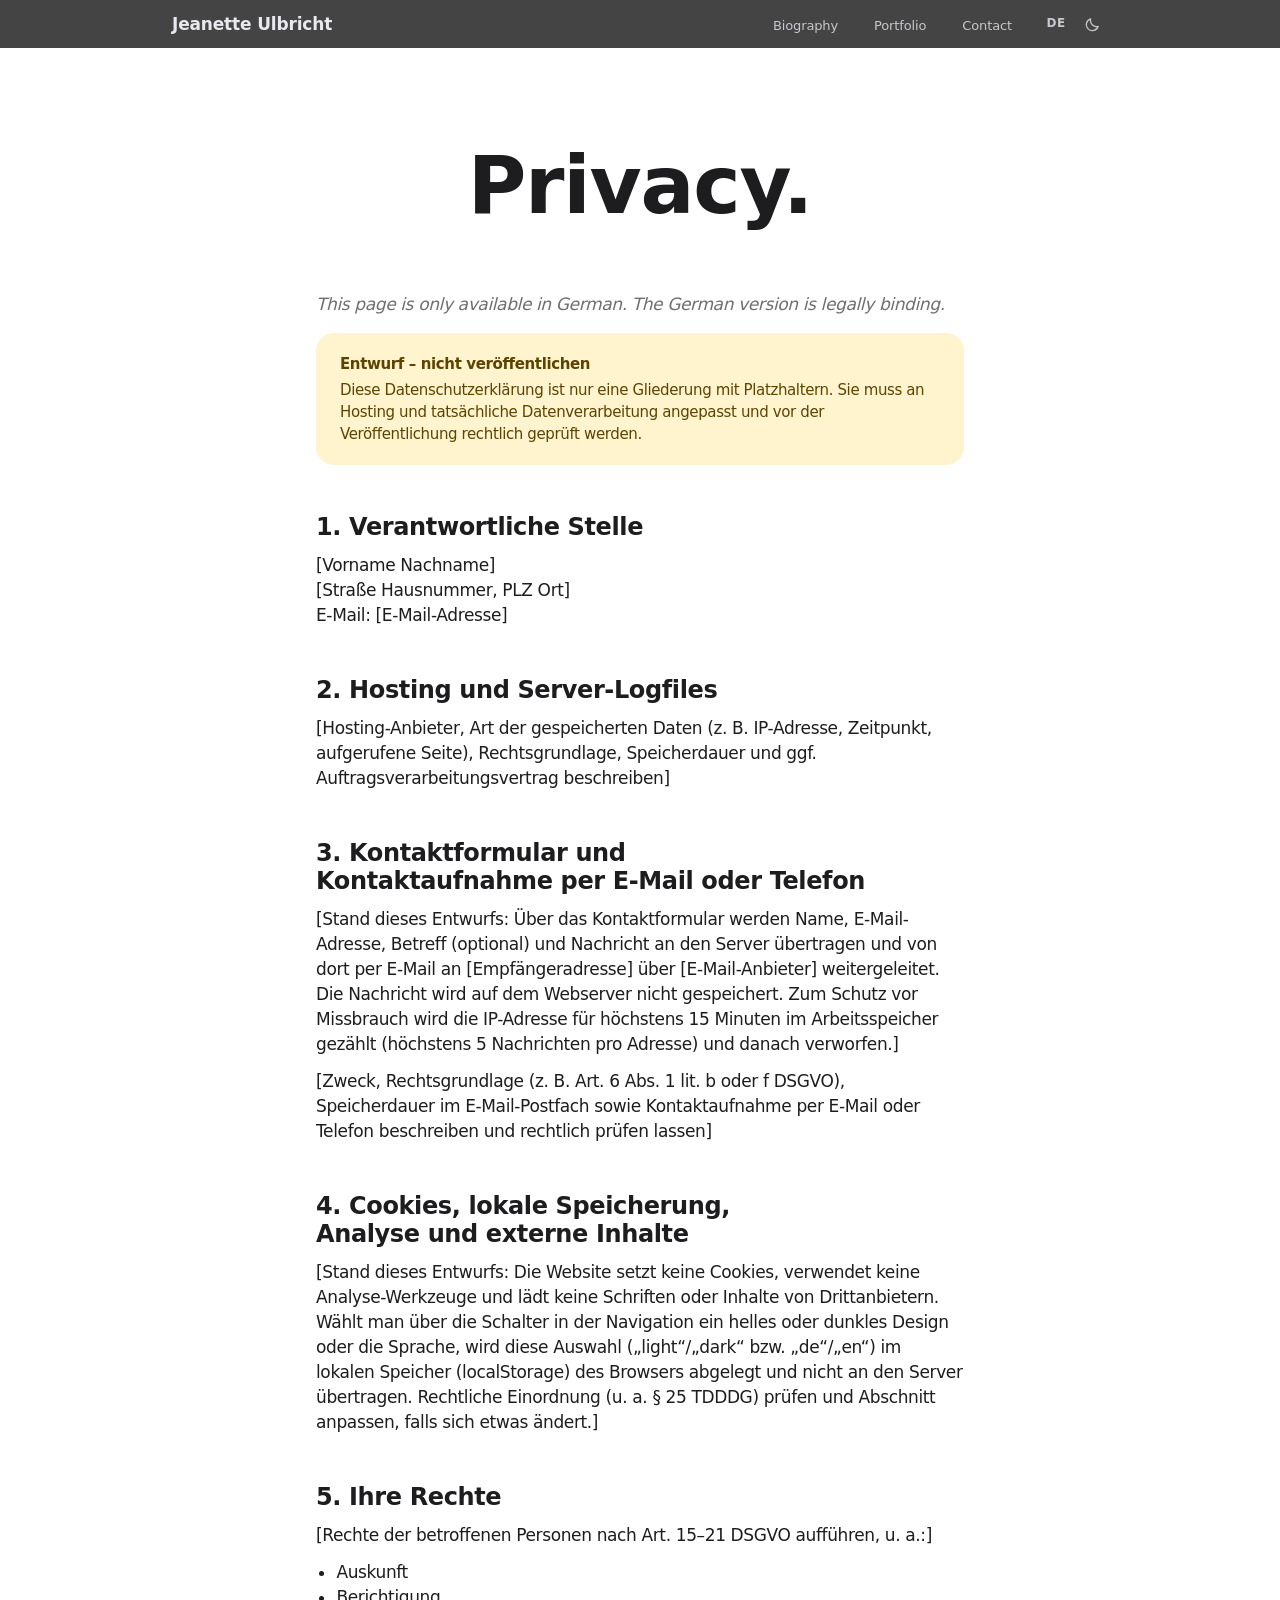
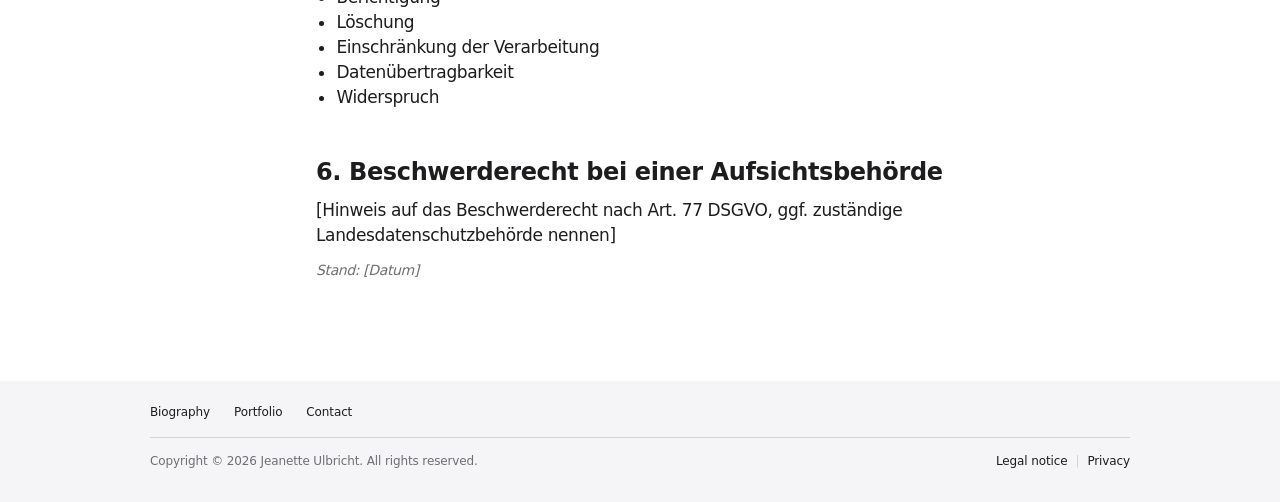
<file: src/frontend/datenschutz.html>
<!DOCTYPE html>
<html lang="de">
<head>
    <meta charset="utf-8">
    <meta name="viewport" content="width=device-width, initial-scale=1">
    <title data-i18n="title_privacy">Datenschutz – Jeanette Ulbricht, Mediengestalterin</title>
    <meta name="description" content="Datenschutzerklärung der Website von Jeanette Ulbricht, Mediengestalterin." data-i18n-content="description_privacy">
    <meta name="author" content="Philipp Schöneberg">
    <meta name="robots" content="noindex">
    <link rel="icon" href="assets/favicon.ico">
    <link rel="stylesheet" href="css/base.css">
    <link rel="stylesheet" href="css/legal.css">
    <script src="js/head.js"></script>
    <script src="js/i18n.js" defer></script>
    <script src="js/main.js" defer></script>
</head>
<body>
    <a class="skip-link" href="#main" data-i18n="skip_link">Zum Inhalt springen</a>

    <header class="global-nav" data-nav>
        <nav class="global-nav__inner" aria-label="Hauptnavigation" data-i18n-aria-label="nav_label">
            <a class="global-nav__brand" href="index.html">Jeanette Ulbricht</a>
            <button class="global-nav__toggle" type="button" aria-expanded="false" aria-controls="nav-menu" aria-label="Menü öffnen" data-nav-toggle>
                <span class="global-nav__toggle-bar"></span>
                <span class="global-nav__toggle-bar"></span>
            </button>
            <ul role="list" class="global-nav__menu" id="nav-menu">
                <li><a href="biography.html" data-i18n="nav_biography">Biografie</a></li>
                <li><a href="index.html" data-i18n="nav_portfolio">Portfolio</a></li>
                <li><a href="contact.html" data-i18n="nav_contact">Kontakt</a></li>
            </ul>
            <div class="global-nav__actions">
                <button class="language-toggle" type="button" lang="en" aria-label="EN – Switch to English" data-language-toggle data-i18n="language_switch_code" data-i18n-lang="language_switch_lang" data-i18n-aria-label="language_switch_label">EN</button>
                <button class="theme-toggle" type="button" aria-label="Dunkles Design aktivieren" data-theme-toggle>
                    <svg class="theme-toggle__moon" viewBox="0 0 24 24" aria-hidden="true"><path d="M20 14.5A8.5 8.5 0 0 1 9.5 4a8.5 8.5 0 1 0 10.5 10.5Z" fill="none" stroke="currentColor" stroke-width="1.8" stroke-linejoin="round"/></svg>
                    <svg class="theme-toggle__sun" viewBox="0 0 24 24" aria-hidden="true"><circle cx="12" cy="12" r="4.2" fill="none" stroke="currentColor" stroke-width="1.8"/><path d="M12 2.5v2.2M12 19.3v2.2M2.5 12h2.2M19.3 12h2.2M5.3 5.3l1.6 1.6M17.1 17.1l1.6 1.6M5.3 18.7l1.6-1.6M17.1 6.9l1.6-1.6" fill="none" stroke="currentColor" stroke-width="1.8" stroke-linecap="round"/></svg>
                </button>
            </div>
        </nav>
    </header>

    <main id="main">
        <header class="page-hero">
            <h1 class="headline-hero" data-i18n="privacy_title">Datenschutz.</h1>
        </header>

        <article class="legal" lang="de">
            <!-- Shown in other languages only: this page is German only -->
            <p class="legal-language-note" data-i18n="legal_german_only"></p>
            <!-- DRAFT: structure only. Must be completed and legally checked before going live. -->
            <p class="legal-notice">
                <strong>Entwurf – nicht veröffentlichen</strong>
                Diese Datenschutzerklärung ist nur eine Gliederung mit Platzhaltern. Sie muss an Hosting und tatsächliche Datenverarbeitung angepasst und vor der Veröffentlichung rechtlich geprüft werden.
            </p>

            <h2>1. Verantwortliche Stelle</h2>
            <p>
                [Vorname Nachname]<br>
                [Straße Hausnummer, PLZ Ort]<br>
                E-Mail: [E-Mail-Adresse]
            </p>

            <h2>2. Hosting und Server-Logfiles</h2>
            <p>[Hosting-Anbieter, Art der gespeicherten Daten (z. B. IP-Adresse, Zeitpunkt, aufgerufene Seite), Rechtsgrundlage, Speicherdauer und ggf. Auftragsverarbeitungsvertrag beschreiben]</p>

            <h2>3. Kontaktformular und Kontaktaufnahme per E-Mail oder Telefon</h2>
            <p>[Stand dieses Entwurfs: Über das Kontaktformular werden Name, E-Mail-Adresse, Betreff (optional) und Nachricht an den Server übertragen und von dort per E-Mail an [Empfängeradresse] über [E-Mail-Anbieter] weitergeleitet. Die Nachricht wird auf dem Webserver nicht gespeichert. Zum Schutz vor Missbrauch wird die IP-Adresse für höchstens 15 Minuten im Arbeitsspeicher gezählt (höchstens 5 Nachrichten pro Adresse) und danach verworfen.]</p>
            <p>[Zweck, Rechtsgrundlage (z. B. Art. 6 Abs. 1 lit. b oder f DSGVO), Speicherdauer im E-Mail-Postfach sowie Kontaktaufnahme per E-Mail oder Telefon beschreiben und rechtlich prüfen lassen]</p>

            <h2>4. Cookies, lokale Speicherung, Analyse und externe Inhalte</h2>
            <p>[Stand dieses Entwurfs: Die Website setzt keine Cookies, verwendet keine Analyse-Werkzeuge und lädt keine Schriften oder Inhalte von Drittanbietern. Wählt man über die Schalter in der Navigation ein helles oder dunkles Design oder die Sprache, wird diese Auswahl („light“/„dark“ bzw. „de“/„en“) im lokalen Speicher (localStorage) des Browsers abgelegt und nicht an den Server übertragen. Rechtliche Einordnung (u. a. § 25 TDDDG) prüfen und Abschnitt anpassen, falls sich etwas ändert.]</p>

            <h2>5. Ihre Rechte</h2>
            <p>[Rechte der betroffenen Personen nach Art. 15–21 DSGVO aufführen, u. a.:]</p>
            <ul>
                <li>Auskunft</li>
                <li>Berichtigung</li>
                <li>Löschung</li>
                <li>Einschränkung der Verarbeitung</li>
                <li>Datenübertragbarkeit</li>
                <li>Widerspruch</li>
            </ul>

            <h2>6. Beschwerderecht bei einer Aufsichtsbehörde</h2>
            <p>[Hinweis auf das Beschwerderecht nach Art. 77 DSGVO, ggf. zuständige Landesdatenschutzbehörde nennen]</p>

            <p class="placeholder-note">Stand: [Datum]</p>
        </article>
    </main>

    <footer class="global-footer">
        <div class="global-footer__inner">
            <nav class="global-footer__nav" aria-label="Fußzeile" data-i18n-aria-label="footer_label">
                <ul role="list">
                    <li><a href="biography.html" data-i18n="nav_biography">Biografie</a></li>
                    <li><a href="index.html" data-i18n="nav_portfolio">Portfolio</a></li>
                    <li><a href="contact.html" data-i18n="nav_contact">Kontakt</a></li>
                </ul>
            </nav>
            <div class="global-footer__legal">
                <p data-i18n="footer_copyright">Copyright © 2026 Jeanette Ulbricht. Alle Rechte vorbehalten.</p>
                <ul role="list" class="global-footer__legal-links">
                    <li><a href="impressum.html" data-i18n="footer_imprint">Impressum</a></li>
                    <li><a href="datenschutz.html" aria-current="page" data-i18n="footer_privacy">Datenschutz</a></li>
                </ul>
            </div>
        </div>
    </footer>
</body>
</html>
</file>
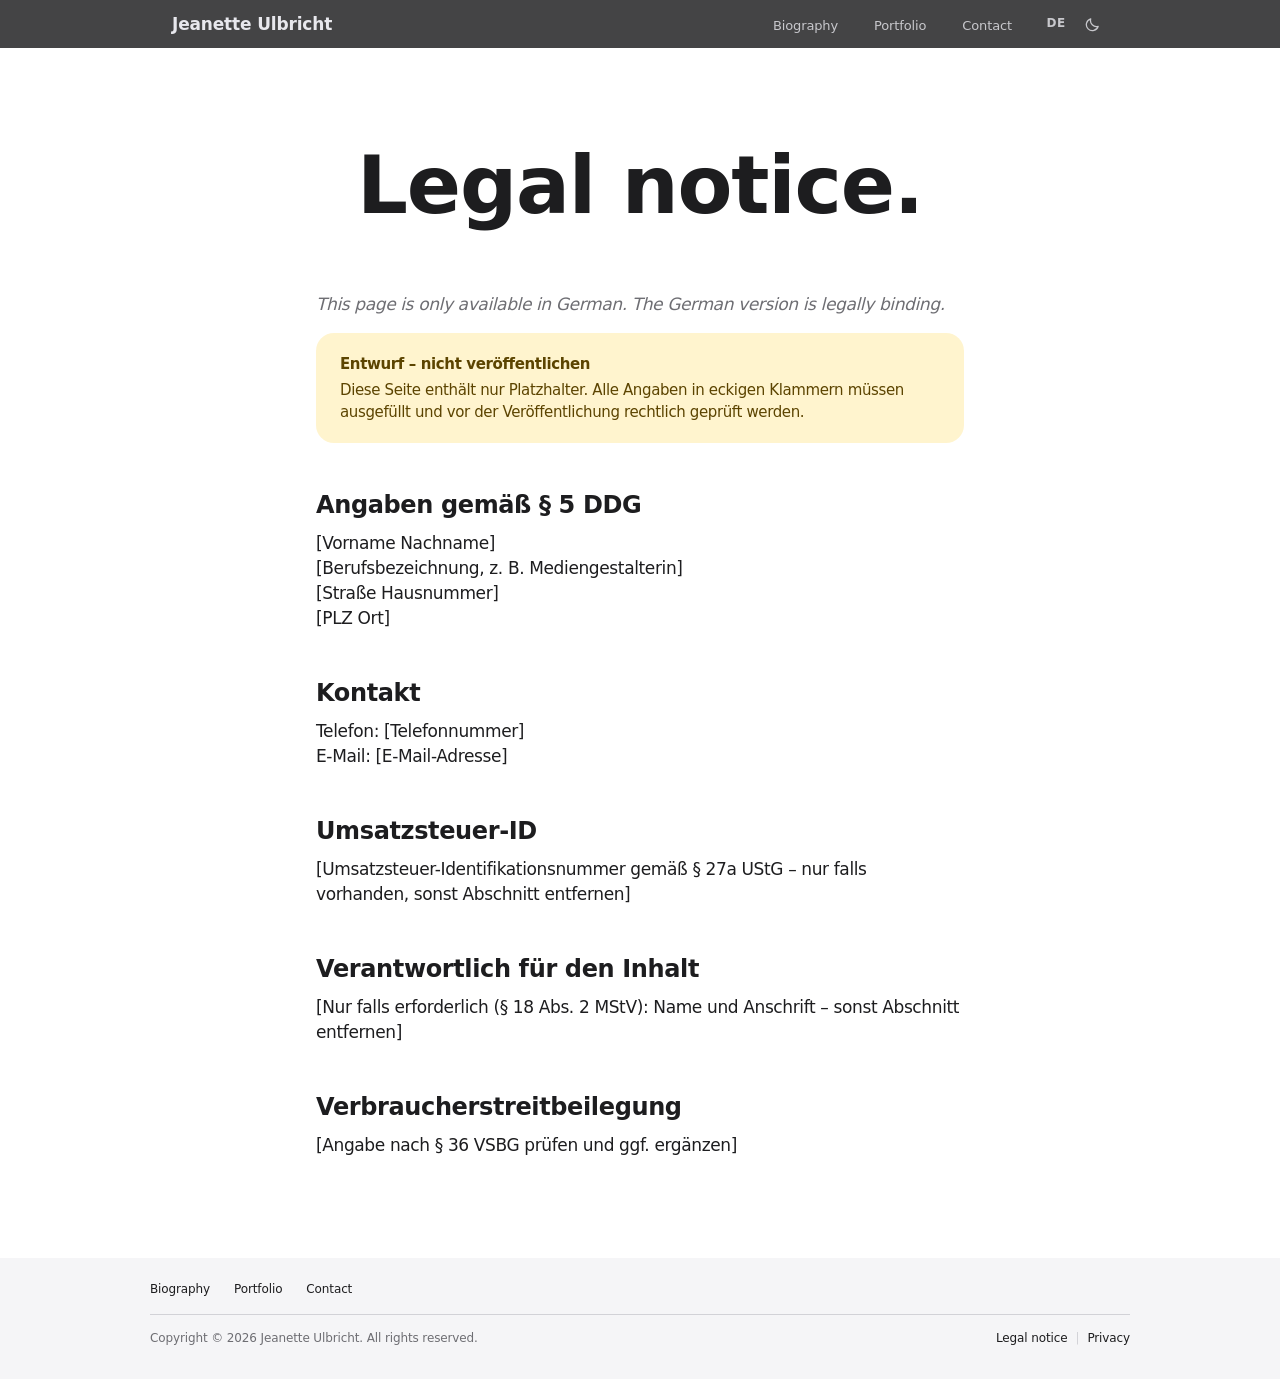
<file: src/frontend/impressum.html>
<!DOCTYPE html>
<html lang="de">
<head>
    <meta charset="utf-8">
    <meta name="viewport" content="width=device-width, initial-scale=1">
    <title data-i18n="title_imprint">Impressum – Jeanette Ulbricht, Mediengestalterin</title>
    <meta name="description" content="Impressum der Website von Jeanette Ulbricht, Mediengestalterin." data-i18n-content="description_imprint">
    <meta name="author" content="Philipp Schöneberg">
    <meta name="robots" content="noindex">
    <link rel="icon" href="assets/favicon.ico">
    <link rel="stylesheet" href="css/base.css">
    <link rel="stylesheet" href="css/legal.css">
    <script src="js/head.js"></script>
    <script src="js/i18n.js" defer></script>
    <script src="js/main.js" defer></script>
</head>
<body>
    <a class="skip-link" href="#main" data-i18n="skip_link">Zum Inhalt springen</a>

    <header class="global-nav" data-nav>
        <nav class="global-nav__inner" aria-label="Hauptnavigation" data-i18n-aria-label="nav_label">
            <a class="global-nav__brand" href="index.html">Jeanette Ulbricht</a>
            <button class="global-nav__toggle" type="button" aria-expanded="false" aria-controls="nav-menu" aria-label="Menü öffnen" data-nav-toggle>
                <span class="global-nav__toggle-bar"></span>
                <span class="global-nav__toggle-bar"></span>
            </button>
            <ul role="list" class="global-nav__menu" id="nav-menu">
                <li><a href="biography.html" data-i18n="nav_biography">Biografie</a></li>
                <li><a href="index.html" data-i18n="nav_portfolio">Portfolio</a></li>
                <li><a href="contact.html" data-i18n="nav_contact">Kontakt</a></li>
            </ul>
            <div class="global-nav__actions">
                <button class="language-toggle" type="button" lang="en" aria-label="EN – Switch to English" data-language-toggle data-i18n="language_switch_code" data-i18n-lang="language_switch_lang" data-i18n-aria-label="language_switch_label">EN</button>
                <button class="theme-toggle" type="button" aria-label="Dunkles Design aktivieren" data-theme-toggle>
                    <svg class="theme-toggle__moon" viewBox="0 0 24 24" aria-hidden="true"><path d="M20 14.5A8.5 8.5 0 0 1 9.5 4a8.5 8.5 0 1 0 10.5 10.5Z" fill="none" stroke="currentColor" stroke-width="1.8" stroke-linejoin="round"/></svg>
                    <svg class="theme-toggle__sun" viewBox="0 0 24 24" aria-hidden="true"><circle cx="12" cy="12" r="4.2" fill="none" stroke="currentColor" stroke-width="1.8"/><path d="M12 2.5v2.2M12 19.3v2.2M2.5 12h2.2M19.3 12h2.2M5.3 5.3l1.6 1.6M17.1 17.1l1.6 1.6M5.3 18.7l1.6-1.6M17.1 6.9l1.6-1.6" fill="none" stroke="currentColor" stroke-width="1.8" stroke-linecap="round"/></svg>
                </button>
            </div>
        </nav>
    </header>

    <main id="main">
        <header class="page-hero">
            <h1 class="headline-hero" data-i18n="imprint_title">Impressum.</h1>
        </header>

        <article class="legal" lang="de">
            <!-- Shown in other languages only: this page is German only -->
            <p class="legal-language-note" data-i18n="legal_german_only"></p>
            <!-- DRAFT: structure only. Must be completed and legally checked before going live. -->
            <p class="legal-notice">
                <strong>Entwurf – nicht veröffentlichen</strong>
                Diese Seite enthält nur Platzhalter. Alle Angaben in eckigen Klammern müssen ausgefüllt und vor der Veröffentlichung rechtlich geprüft werden.
            </p>

            <h2>Angaben gemäß § 5 DDG</h2>
            <p>
                [Vorname Nachname]<br>
                [Berufsbezeichnung, z. B. Mediengestalterin]<br>
                [Straße Hausnummer]<br>
                [PLZ Ort]
            </p>

            <h2>Kontakt</h2>
            <p>
                Telefon: [Telefonnummer]<br>
                E-Mail: [E-Mail-Adresse]
            </p>

            <h2>Umsatzsteuer-ID</h2>
            <p>[Umsatzsteuer-Identifikationsnummer gemäß § 27a UStG – nur falls vorhanden, sonst Abschnitt entfernen]</p>

            <h2>Verantwortlich für den Inhalt</h2>
            <p>[Nur falls erforderlich (§ 18 Abs. 2 MStV): Name und Anschrift – sonst Abschnitt entfernen]</p>

            <h2>Verbraucherstreitbeilegung</h2>
            <p>[Angabe nach § 36 VSBG prüfen und ggf. ergänzen]</p>
        </article>
    </main>

    <footer class="global-footer">
        <div class="global-footer__inner">
            <nav class="global-footer__nav" aria-label="Fußzeile" data-i18n-aria-label="footer_label">
                <ul role="list">
                    <li><a href="biography.html" data-i18n="nav_biography">Biografie</a></li>
                    <li><a href="index.html" data-i18n="nav_portfolio">Portfolio</a></li>
                    <li><a href="contact.html" data-i18n="nav_contact">Kontakt</a></li>
                </ul>
            </nav>
            <div class="global-footer__legal">
                <p data-i18n="footer_copyright">Copyright © 2026 Jeanette Ulbricht. Alle Rechte vorbehalten.</p>
                <ul role="list" class="global-footer__legal-links">
                    <li><a href="impressum.html" aria-current="page" data-i18n="footer_imprint">Impressum</a></li>
                    <li><a href="datenschutz.html" data-i18n="footer_privacy">Datenschutz</a></li>
                </ul>
            </div>
        </div>
    </footer>
</body>
</html>
</file>
<file: src/frontend/css/base.css>
/* ==========================================================================
   Base styles shared by every page: tokens, reset, typography, buttons,
   global navigation, footer and shared components (page hero, sections,
   cards, scroll reveal).
   ========================================================================== */

/* Colour themes: light by default, dark when the visitor's system prefers it,
   unless a theme was chosen with the toggle (data-theme on <html>, set by the
   inline script in each page's <head> and by js/main.js). */
:root {
    color-scheme: light;

    /* Colours */
    --color-bg: #ffffff;
    --color-bg-alt: #f5f5f7;
    --color-bg-dark: #000000;
    --color-tile: #f5f5f7;
    --color-tile-dark: #000000;
    --color-text: #1d1d1f;
    --color-text-secondary: #6e6e73;
    --color-text-on-dark: #f5f5f7;
    --color-text-secondary-on-dark: #a1a1a6;
    --color-accent: #0071e3;
    --color-accent-hover: #0077ed;
    --color-link: #0066cc;
    --color-link-on-dark: #2997ff;
    --color-border: #d2d2d7;
    --color-nav-bg: rgba(22, 22, 23, 0.8);
    --color-nav-text: #e8e8ed;
    --color-control-bg: rgba(210, 210, 215, 0.64);
    --color-control-bg-hover: rgba(223, 223, 227, 0.7);
    --color-notice-bg: #fff4ce;
    --color-notice-text: #5c4400;
    --color-error: #d70015;
    --color-success: #1b7d36;
    --color-input-bg: #ffffff;
    --color-input-border: #86868b;

    /* Typography: system fonts only, nothing is loaded from third parties */
    --font-sans: system-ui, -apple-system, BlinkMacSystemFont, "Helvetica Neue", Helvetica, Arial, sans-serif;

    /* Layout */
    --nav-height: 48px;
    --content-width: 980px;
    --gutter: 22px;
    --tile-gap: 12px;
    --radius-card: 18px;
    --radius-pill: 980px;
    --section-space: 100px;

    /* Motion */
    --ease: cubic-bezier(0.28, 0.11, 0.32, 1);
}

/* Dark colour tokens, used for an explicit choice and for the system preference */
:root[data-theme="dark"] {
    color-scheme: dark;

    --color-bg: #000000;
    --color-bg-alt: #161617;
    --color-tile: #1d1d1f;
    --color-tile-dark: #000000;
    --color-text: #f5f5f7;
    --color-text-secondary: #a1a1a6;
    --color-link: #2997ff;
    --color-border: #424245;
    --color-control-bg: rgba(66, 66, 69, 0.72);
    --color-control-bg-hover: rgba(80, 80, 84, 0.8);
    --color-notice-bg: #3a2f00;
    --color-notice-text: #ffe08a;
    --color-error: #ff6961;
    --color-success: #30d158;
    --color-input-bg: #1d1d1f;
    --color-input-border: #6e6e73;
}

@media (prefers-color-scheme: dark) {
    :root:not([data-theme="light"]) {
        color-scheme: dark;

        --color-bg: #000000;
        --color-bg-alt: #161617;
        --color-tile: #1d1d1f;
        --color-tile-dark: #000000;
        --color-text: #f5f5f7;
        --color-text-secondary: #a1a1a6;
        --color-link: #2997ff;
        --color-border: #424245;
        --color-control-bg: rgba(66, 66, 69, 0.72);
        --color-control-bg-hover: rgba(80, 80, 84, 0.8);
        --color-notice-bg: #3a2f00;
        --color-notice-text: #ffe08a;
        --color-error: #ff6961;
        --color-success: #30d158;
        --color-input-bg: #1d1d1f;
        --color-input-border: #6e6e73;
    }
}

@media (max-width: 734px) {
    :root {
        --gutter: 16px;
        --section-space: 64px;
    }
}

/* Reset
   ========================================================================== */

*,
*::before,
*::after {
    box-sizing: border-box;
}

html {
    scroll-behavior: smooth;
    -webkit-text-size-adjust: 100%;
}

body {
    display: flex;
    flex-direction: column;
    min-height: 100vh;
    margin: 0;
    font-family: var(--font-sans);
    font-size: 17px;
    line-height: 1.47;
    letter-spacing: -0.022em;
    color: var(--color-text);
    background-color: var(--color-bg);
    -webkit-font-smoothing: antialiased;
}

main {
    flex: 1 0 auto;
}

body.nav-open {
    overflow: hidden;
}

h1, h2, h3, p, ul, ol, figure {
    margin: 0;
}

h1, h2, h3,
.intro,
.tile__subhead {
    text-wrap: balance;
}

ul, ol {
    padding: 0;
    list-style: none;
}

img {
    display: block;
    max-width: 100%;
    height: auto;
}

a {
    color: var(--color-link);
    text-decoration: none;
}

a:hover {
    text-decoration: underline;
}

/* Links inside running text are underlined, so they don't rely on colour alone (WCAG 1.4.1). */
p a:not(.button) {
    text-decoration: underline;
    text-underline-offset: 0.15em;
}

button {
    font: inherit;
}

:focus-visible {
    outline: 2px solid var(--color-accent);
    outline-offset: 3px;
}

[id] {
    scroll-margin-top: calc(var(--nav-height) + 12px);
}

.skip-link {
    position: absolute;
    top: 8px;
    left: 8px;
    z-index: 200;
    padding: 8px 16px;
    border-radius: var(--radius-pill);
    background: var(--color-accent);
    color: #fff;
    transform: translateY(-200%);
}

.skip-link:focus {
    transform: none;
}

/* Typography
   ========================================================================== */

.eyebrow {
    font-size: 21px;
    font-weight: 600;
    line-height: 1.19;
    letter-spacing: 0.011em;
    color: var(--color-text-secondary);
}

.headline-hero {
    font-size: 80px;
    font-weight: 600;
    line-height: 1.05;
    letter-spacing: -0.015em;
}

.section-headline {
    font-size: 48px;
    font-weight: 600;
    line-height: 1.08;
    letter-spacing: -0.003em;
}

.section-headline__muted {
    color: var(--color-text-secondary);
}

.intro {
    font-size: 24px;
    line-height: 1.17;
    letter-spacing: 0.009em;
}

@media (max-width: 1068px) {
    .headline-hero {
        font-size: 64px;
    }

    .section-headline {
        font-size: 40px;
    }
}

@media (max-width: 734px) {
    .eyebrow {
        font-size: 17px;
    }

    .headline-hero {
        font-size: 44px;
    }

    .section-headline {
        font-size: 32px;
        line-height: 1.125;
    }

    .intro {
        font-size: 19px;
        line-height: 1.21;
    }
}

/* Buttons
   ========================================================================== */

.button-row {
    display: flex;
    flex-wrap: wrap;
    justify-content: center;
    gap: 14px;
}

.button {
    display: inline-block;
    min-width: 28px;
    padding: 11px 21px;
    border: 1px solid transparent;
    border-radius: var(--radius-pill);
    background-color: var(--color-accent);
    color: #fff;
    font-size: 17px;
    line-height: 1.18;
    text-align: center;
    white-space: nowrap;
    transition: background-color 0.2s var(--ease), color 0.2s var(--ease);
}

.button:hover {
    background-color: var(--color-accent-hover);
    text-decoration: none;
}

.button--secondary {
    background-color: transparent;
    border-color: var(--color-link);
    color: var(--color-link);
}

.button--secondary:hover {
    background-color: var(--color-link);
    color: #fff;
}

.theme-dark .button--secondary {
    border-color: var(--color-link-on-dark);
    color: var(--color-link-on-dark);
}

.theme-dark .button--secondary:hover {
    background-color: var(--color-link-on-dark);
    color: #000;
}

/* Global navigation
   ========================================================================== */

.global-nav {
    position: sticky;
    top: 0;
    z-index: 100;
    height: var(--nav-height);
    background-color: var(--color-nav-bg);
    -webkit-backdrop-filter: saturate(180%) blur(20px);
    backdrop-filter: saturate(180%) blur(20px);
}

.global-nav__inner {
    display: flex;
    align-items: center;
    gap: 28px;
    max-width: var(--content-width);
    height: 100%;
    margin: 0 auto;
    padding: 0 var(--gutter);
}

/* The accent-blue focus ring is too faint on the dark bar: use white there. */
.global-nav :focus-visible {
    outline-color: #ffffff;
}

.global-nav__brand {
    margin-right: auto;
    color: var(--color-nav-text);
    font-size: 17px;
    font-weight: 600;
    letter-spacing: -0.01em;
}

.global-nav__brand:hover {
    color: #fff;
    text-decoration: none;
}

.global-nav__menu {
    display: flex;
    gap: 36px;
}

.global-nav__menu a {
    color: var(--color-nav-text);
    font-size: 13px;
    letter-spacing: -0.01em;
    opacity: 0.8;
    transition: opacity 0.2s var(--ease);
}

.global-nav__menu a:hover,
.global-nav__menu a[aria-current="page"] {
    opacity: 1;
    text-decoration: none;
}

.global-nav__menu a[aria-current="page"] {
    font-weight: 600;
}

.global-nav__toggle {
    display: none;
}

/* Light/dark switch (needs JS, so it is hidden without it) */
.theme-toggle {
    display: none;
}

.js .theme-toggle {
    display: grid;
    place-items: center;
    flex: none;
    width: 32px;
    height: 32px;
    padding: 0;
    border: 0;
    border-radius: 50%;
    background: none;
    color: var(--color-nav-text);
    cursor: pointer;
    opacity: 0.8;
    transition: opacity 0.2s var(--ease), background-color 0.2s var(--ease);
}

.js .theme-toggle:hover {
    background-color: rgba(255, 255, 255, 0.12);
    opacity: 1;
}

.theme-toggle svg {
    width: 17px;
    height: 17px;
}

.theme-toggle__sun,
:root[data-theme="dark"] .theme-toggle__moon {
    display: none;
}

:root[data-theme="dark"] .theme-toggle__sun {
    display: block;
}

/* Language and theme switches, side by side */
.global-nav__actions {
    display: flex;
    align-items: center;
    gap: 4px;
}

/* Language switch (needs JS, so it is hidden without it). Shows the other language's code. */
.language-toggle {
    display: none;
}

.js .language-toggle {
    display: block;
    flex: none;
    min-width: 32px;
    height: 32px;
    padding: 0 6px;
    border: 0;
    border-radius: 16px;
    background: none;
    color: var(--color-nav-text);
    font-size: 12px;
    font-weight: 600;
    letter-spacing: 0.04em;
    cursor: pointer;
    opacity: 0.8;
    transition: opacity 0.2s var(--ease), background-color 0.2s var(--ease);
}

.js .language-toggle:hover {
    background-color: rgba(255, 255, 255, 0.12);
    opacity: 1;
}

/* Hide the page while a non-German translation loads (set by the inline <head> script). */
.i18n-loading body {
    visibility: hidden;
}

@media (max-width: 833px) {
    .global-nav__inner {
        gap: 12px;
    }

    .global-nav__menu {
        gap: 20px;
    }

    /* Collapsible menu, only when JS is available to open it */
    .js .global-nav__toggle {
        position: relative;
        display: block;
        order: 2;
        width: 48px;
        height: var(--nav-height);
        margin-right: -14px;
        padding: 0;
        border: 0;
        background: none;
        cursor: pointer;
    }

    .global-nav__toggle-bar {
        position: absolute;
        left: 16px;
        width: 16px;
        height: 1.5px;
        border-radius: 1px;
        background-color: var(--color-nav-text);
        transition: transform 0.3s var(--ease), top 0.3s var(--ease);
    }

    .global-nav__toggle-bar:nth-child(1) {
        top: 20px;
    }

    .global-nav__toggle-bar:nth-child(2) {
        top: 27px;
    }

    .global-nav.is-open .global-nav__toggle-bar:nth-child(1) {
        top: 23.5px;
        transform: rotate(45deg);
    }

    .global-nav.is-open .global-nav__toggle-bar:nth-child(2) {
        top: 23.5px;
        transform: rotate(-45deg);
    }

    /* Absolute (not fixed): backdrop-filter on .global-nav makes it the
       containing block for fixed descendants anyway. */
    .js .global-nav__menu {
        position: absolute;
        top: 100%;
        right: 0;
        left: 0;
        height: calc(100vh - var(--nav-height));
        height: calc(100dvh - var(--nav-height));
        overflow-y: auto;
        flex-direction: column;
        gap: 0;
        padding: 12px 40px;
        background-color: #161617;
        visibility: hidden;
        opacity: 0;
        transform: translateY(-12px);
        transition: opacity 0.3s var(--ease), transform 0.3s var(--ease), visibility 0s linear 0.3s;
    }

    .js .global-nav.is-open .global-nav__menu {
        visibility: visible;
        opacity: 1;
        transform: none;
        transition: opacity 0.3s var(--ease), transform 0.3s var(--ease), visibility 0s;
    }

    .js .global-nav__menu a {
        display: block;
        padding: 10px 0;
        font-size: 28px;
        font-weight: 600;
        line-height: 1.14;
        letter-spacing: 0.007em;
        opacity: 1;
    }
}

/* Global footer
   ========================================================================== */

.global-footer {
    padding: 24px var(--gutter) 32px;
    background-color: var(--color-bg-alt);
    color: var(--color-text-secondary);
    font-size: 12px;
    line-height: 1.33;
    letter-spacing: -0.01em;
}

.global-footer__inner {
    max-width: var(--content-width);
    margin: 0 auto;
}

.global-footer a {
    color: var(--color-text);
}

.global-footer__nav ul {
    display: flex;
    flex-wrap: wrap;
    gap: 8px 24px;
    padding-bottom: 16px;
    border-bottom: 1px solid var(--color-border);
}

.global-footer__legal {
    display: flex;
    flex-wrap: wrap;
    justify-content: space-between;
    gap: 8px 24px;
    padding-top: 16px;
}

.global-footer__legal-links {
    display: flex;
}

.global-footer__legal-links li + li::before {
    content: "|";
    margin: 0 8px;
    color: var(--color-border);
}

@media (max-width: 734px) {
    .global-footer__legal {
        flex-direction: column;
    }
}

/* Shared components
   ========================================================================== */

/* Page hero: large centred headline at the top of a page */
.page-hero {
    max-width: var(--content-width);
    margin: 0 auto;
    padding: 96px var(--gutter) 64px;
    text-align: center;
}

.page-hero .eyebrow {
    margin-bottom: 8px;
}

.page-hero .intro {
    max-width: 680px;
    margin: 20px auto 0;
    color: var(--color-text-secondary);
}

@media (max-width: 734px) {
    .page-hero {
        padding: 56px var(--gutter) 40px;
    }
}

/* Sections */
.section {
    padding: var(--section-space) var(--gutter);
}

.section--alt {
    background-color: var(--color-bg-alt);
}

.section__inner {
    max-width: var(--content-width);
    margin: 0 auto;
}

.section__inner > .section-headline {
    margin-bottom: 40px;
}

/* Cards */
.card-grid {
    display: grid;
    grid-template-columns: repeat(auto-fit, minmax(260px, 1fr));
    gap: 20px;
}

.card {
    padding: 32px;
    border-radius: var(--radius-card);
    background-color: var(--color-bg);
}

.section:not(.section--alt) .card {
    background-color: var(--color-bg-alt);
}

.card__title {
    margin-bottom: 8px;
    font-size: 24px;
    font-weight: 600;
    line-height: 1.17;
}

.card__text {
    color: var(--color-text-secondary);
}

/* Placeholder marker: makes unfinished content easy to spot */
.placeholder-note {
    color: var(--color-text-secondary);
    font-size: 14px;
    font-style: italic;
}

/* Scroll reveal (enabled by js/main.js) */
.js .reveal {
    opacity: 0;
    transform: translateY(32px);
    transition: opacity 1s var(--ease), transform 1s var(--ease);
}

.js .reveal.is-visible {
    opacity: 1;
    transform: none;
}

@media (prefers-reduced-motion: reduce) {
    html {
        scroll-behavior: auto;
    }

    .js .reveal {
        opacity: 1;
        transform: none;
        transition: none;
    }

    /* No transitions at all. (Shortening them with transition-duration would give *every*
       element a tiny transition on every property, since transition-property defaults to "all".) */
    *,
    *::before,
    *::after {
        transition: none !important;
    }
}

/* Print everything: blocks that fade in on scroll would otherwise stay invisible on paper. */
@media print {
    .js .reveal {
        opacity: 1;
        transform: none;
        transition: none;
    }
}
</file>
<file: src/frontend/css/home.css>
/* Portfolio (home) page: project tiles, gallery carousel and call to action. */

/* Tiles
   ========================================================================== */

.tiles {
    display: grid;
    grid-template-columns: repeat(2, minmax(0, 1fr));
    gap: var(--tile-gap);
    padding: var(--tile-gap);
}

.tile {
    position: relative;
    display: flex;
    flex-direction: column;
    align-items: center;
    min-height: 580px;
    overflow: hidden;
    padding-top: 52px;
    background-color: var(--color-tile);
    color: var(--color-text);
    text-align: center;
}

.tile--full {
    grid-column: 1 / -1;
    min-height: 692px;
}

.tile--hero {
    min-height: min(820px, calc(100vh - var(--nav-height) - var(--tile-gap) * 2));
    padding-top: 72px;
}

.tile.theme-dark {
    background-color: var(--color-tile-dark);
    color: var(--color-text-on-dark);
}

.tile__text {
    position: relative;
    z-index: 1;
    padding: 0 var(--gutter);
}

.tile__eyebrow {
    margin-bottom: 6px;
    font-size: 21px;
    font-weight: 600;
    line-height: 1.19;
}

.tile__headline {
    font-size: 48px;
    font-weight: 600;
    line-height: 1.08;
    letter-spacing: -0.003em;
}

.tiles:not(.tiles--single) .tile:not(.tile--full) .tile__headline {
    font-size: 40px;
    line-height: 1.1;
}

.tile__subhead {
    margin-top: 6px;
    font-size: 24px;
    line-height: 1.17;
    letter-spacing: 0.009em;
}

.tile:not(.tile--full) .tile__subhead {
    font-size: 21px;
    line-height: 1.19;
}

.tile__meta {
    margin-top: 10px;
    color: var(--color-text-secondary);
    font-size: 14px;
}

.tile.theme-dark .tile__meta {
    color: var(--color-text-secondary-on-dark);
}

.tile .button-row {
    margin-top: 20px;
}

.tile__media {
    position: relative;
    flex: 1 1 auto;
    width: 100%;
    min-height: 300px;
    margin-top: 32px;
}

.tile__media img {
    position: absolute;
    inset: 0;
    width: 100%;
    height: 100%;
    object-fit: cover;
}

.tile--hero .tile__media {
    margin-top: 48px;
}

/* Call-to-action tile without an image */
.tile--cta {
    justify-content: center;
    min-height: 0;
    padding: 96px 0;
}

@media (max-width: 1068px) {
    .tile--full {
        min-height: 620px;
    }

    .tiles:not(.tiles--single) .tile:not(.tile--full) .tile__headline {
        font-size: 32px;
        line-height: 1.125;
    }
}

@media (max-width: 734px) {
    .tiles {
        grid-template-columns: minmax(0, 1fr);
    }

    .tile,
    .tile--full {
        min-height: 500px;
        padding-top: 40px;
    }

    .tile--hero {
        min-height: 580px;
        padding-top: 48px;
    }

    .tile--cta {
        min-height: 0;
        padding: 64px 0;
    }

    .tile__eyebrow {
        font-size: 17px;
    }

    .tile__headline,
    .tiles:not(.tiles--single) .tile:not(.tile--full) .tile__headline {
        font-size: 32px;
        line-height: 1.125;
    }

    .tile__subhead,
    .tile:not(.tile--full) .tile__subhead {
        font-size: 19px;
        line-height: 1.21;
    }

    .tile__media {
        min-height: 260px;
    }
}

/* Gallery carousel (behaviour in js/gallery.js)
   ========================================================================== */

.gallery {
    padding: var(--section-space) 0;
    overflow: hidden;
}

.gallery__header {
    max-width: var(--content-width);
    margin: 0 auto 40px;
    padding: 0 var(--gutter);
}

.gallery__viewport {
    overflow: hidden;
    cursor: grab;
    touch-action: pan-y;
    overscroll-behavior-x: contain;
    user-select: none;
    -webkit-user-select: none;
}

.gallery__viewport.is-dragging {
    cursor: grabbing;
}

.gallery__viewport:focus-visible {
    outline-offset: -2px;
}

.gallery__track {
    display: flex;
    gap: 20px;
    width: max-content;
    /* Align the first card with the content column; percentages refer to the viewport width */
    padding: 4px max(var(--gutter), calc((100% - var(--content-width)) / 2 + var(--gutter)));
    will-change: transform;
}

.gallery__item {
    flex: none;
    width: clamp(240px, 28vw, 340px);
}

.gallery__item img {
    width: 100%;
    aspect-ratio: 3 / 4;
    border-radius: var(--radius-card);
    object-fit: cover;
    object-position: 100% center;
    pointer-events: none;
}

.gallery__item figcaption {
    margin-top: 14px;
    padding: 0 4px;
}

.gallery__title {
    display: block;
    font-weight: 600;
}

.gallery__meta {
    display: block;
    color: var(--color-text-secondary);
    font-size: 14px;
}

.gallery__controls {
    display: flex;
    justify-content: flex-end;
    gap: 18px;
    max-width: var(--content-width);
    margin: 28px auto 0;
    padding: 0 var(--gutter);
}

.gallery__button {
    display: grid;
    place-items: center;
    width: 36px;
    height: 36px;
    padding: 0;
    border: 0;
    border-radius: 50%;
    background-color: var(--color-control-bg);
    color: var(--color-text);
    cursor: pointer;
    transition: background-color 0.2s var(--ease), opacity 0.2s var(--ease);
}

.gallery__button:hover:not([aria-disabled="true"]) {
    background-color: var(--color-control-bg-hover);
}

.gallery__button[aria-disabled="true"] {
    cursor: default;
    opacity: 0.42;
}

.gallery__button svg {
    width: 16px;
    height: 16px;
}
</file>
<file: css/base.css>
/* ==========================================================================
   Base styles shared by every page: tokens, reset, typography, buttons,
   global navigation, footer and shared components (page hero, sections,
   cards, scroll reveal).
   ========================================================================== */

:root {
    /* Colours */
    --color-bg: #ffffff;
    --color-bg-alt: #f5f5f7;
    --color-bg-dark: #000000;
    --color-text: #1d1d1f;
    --color-text-secondary: #6e6e73;
    --color-text-on-dark: #f5f5f7;
    --color-text-secondary-on-dark: #a1a1a6;
    --color-accent: #0071e3;
    --color-accent-hover: #0077ed;
    --color-link: #0066cc;
    --color-link-on-dark: #2997ff;
    --color-border: #d2d2d7;
    --color-nav-bg: rgba(22, 22, 23, 0.8);
    --color-nav-text: #e8e8ed;
    --color-control-bg: rgba(210, 210, 215, 0.64);
    --color-control-bg-hover: rgba(223, 223, 227, 0.7);

    /* Typography: system fonts only, nothing is loaded from third parties */
    --font-sans: system-ui, -apple-system, BlinkMacSystemFont, "Helvetica Neue", Helvetica, Arial, sans-serif;

    /* Layout */
    --nav-height: 48px;
    --content-width: 980px;
    --gutter: 22px;
    --tile-gap: 12px;
    --radius-card: 18px;
    --radius-pill: 980px;
    --section-space: 100px;

    /* Motion */
    --ease: cubic-bezier(0.28, 0.11, 0.32, 1);
}

@media (max-width: 734px) {
    :root {
        --gutter: 16px;
        --section-space: 64px;
    }
}

/* Reset
   ========================================================================== */

*,
*::before,
*::after {
    box-sizing: border-box;
}

html {
    scroll-behavior: smooth;
    -webkit-text-size-adjust: 100%;
}

body {
    display: flex;
    flex-direction: column;
    min-height: 100vh;
    margin: 0;
    font-family: var(--font-sans);
    font-size: 17px;
    line-height: 1.47;
    letter-spacing: -0.022em;
    color: var(--color-text);
    background-color: var(--color-bg);
    -webkit-font-smoothing: antialiased;
}

main {
    flex: 1 0 auto;
}

body.nav-open {
    overflow: hidden;
}

h1, h2, h3, p, ul, ol, figure {
    margin: 0;
}

h1, h2, h3,
.intro,
.tile__subhead {
    text-wrap: balance;
}

ul, ol {
    padding: 0;
    list-style: none;
}

img {
    display: block;
    max-width: 100%;
    height: auto;
}

a {
    color: var(--color-link);
    text-decoration: none;
}

a:hover {
    text-decoration: underline;
}

button {
    font: inherit;
}

:focus-visible {
    outline: 2px solid var(--color-accent);
    outline-offset: 3px;
}

[id] {
    scroll-margin-top: calc(var(--nav-height) + 12px);
}

.skip-link {
    position: absolute;
    top: 8px;
    left: 8px;
    z-index: 200;
    padding: 8px 16px;
    border-radius: var(--radius-pill);
    background: var(--color-accent);
    color: #fff;
    transform: translateY(-200%);
}

.skip-link:focus {
    transform: none;
}

/* Typography
   ========================================================================== */

.eyebrow {
    font-size: 21px;
    font-weight: 600;
    line-height: 1.19;
    letter-spacing: 0.011em;
    color: var(--color-text-secondary);
}

.headline-hero {
    font-size: 80px;
    font-weight: 600;
    line-height: 1.05;
    letter-spacing: -0.015em;
}

.section-headline {
    font-size: 48px;
    font-weight: 600;
    line-height: 1.08;
    letter-spacing: -0.003em;
}

.section-headline__muted {
    color: var(--color-text-secondary);
}

.intro {
    font-size: 24px;
    line-height: 1.17;
    letter-spacing: 0.009em;
}

@media (max-width: 1068px) {
    .headline-hero {
        font-size: 64px;
    }

    .section-headline {
        font-size: 40px;
    }
}

@media (max-width: 734px) {
    .eyebrow {
        font-size: 17px;
    }

    .headline-hero {
        font-size: 44px;
    }

    .section-headline {
        font-size: 32px;
        line-height: 1.125;
    }

    .intro {
        font-size: 19px;
        line-height: 1.21;
    }
}

/* Buttons
   ========================================================================== */

.button-row {
    display: flex;
    flex-wrap: wrap;
    justify-content: center;
    gap: 14px;
}

.button {
    display: inline-block;
    min-width: 28px;
    padding: 11px 21px;
    border: 1px solid transparent;
    border-radius: var(--radius-pill);
    background-color: var(--color-accent);
    color: #fff;
    font-size: 17px;
    line-height: 1.18;
    text-align: center;
    white-space: nowrap;
    transition: background-color 0.2s var(--ease), color 0.2s var(--ease);
}

.button:hover {
    background-color: var(--color-accent-hover);
    text-decoration: none;
}

.button--secondary {
    background-color: transparent;
    border-color: var(--color-link);
    color: var(--color-link);
}

.button--secondary:hover {
    background-color: var(--color-link);
    color: #fff;
}

.theme-dark .button--secondary {
    border-color: var(--color-link-on-dark);
    color: var(--color-link-on-dark);
}

.theme-dark .button--secondary:hover {
    background-color: var(--color-link-on-dark);
    color: #000;
}

/* Global navigation
   ========================================================================== */

.global-nav {
    position: sticky;
    top: 0;
    z-index: 100;
    height: var(--nav-height);
    background-color: var(--color-nav-bg);
    -webkit-backdrop-filter: saturate(180%) blur(20px);
    backdrop-filter: saturate(180%) blur(20px);
}

.global-nav__inner {
    display: flex;
    align-items: center;
    justify-content: space-between;
    max-width: var(--content-width);
    height: 100%;
    margin: 0 auto;
    padding: 0 var(--gutter);
}

.global-nav__brand {
    color: var(--color-nav-text);
    font-size: 17px;
    font-weight: 600;
    letter-spacing: -0.01em;
}

.global-nav__brand:hover {
    color: #fff;
    text-decoration: none;
}

.global-nav__menu {
    display: flex;
    gap: 36px;
}

.global-nav__menu a {
    color: var(--color-nav-text);
    font-size: 13px;
    letter-spacing: -0.01em;
    opacity: 0.8;
    transition: opacity 0.2s var(--ease);
}

.global-nav__menu a:hover,
.global-nav__menu a[aria-current="page"] {
    opacity: 1;
    text-decoration: none;
}

.global-nav__menu a[aria-current="page"] {
    font-weight: 600;
}

.global-nav__toggle {
    display: none;
}

@media (max-width: 833px) {
    .global-nav__menu {
        gap: 20px;
    }

    /* Collapsible menu, only when JS is available to open it */
    .js .global-nav__toggle {
        position: relative;
        display: block;
        width: 48px;
        height: var(--nav-height);
        margin-right: -14px;
        padding: 0;
        border: 0;
        background: none;
        cursor: pointer;
    }

    .global-nav__toggle-bar {
        position: absolute;
        left: 16px;
        width: 16px;
        height: 1.5px;
        border-radius: 1px;
        background-color: var(--color-nav-text);
        transition: transform 0.3s var(--ease), top 0.3s var(--ease);
    }

    .global-nav__toggle-bar:nth-child(1) {
        top: 20px;
    }

    .global-nav__toggle-bar:nth-child(2) {
        top: 27px;
    }

    .global-nav.is-open .global-nav__toggle-bar:nth-child(1) {
        top: 23.5px;
        transform: rotate(45deg);
    }

    .global-nav.is-open .global-nav__toggle-bar:nth-child(2) {
        top: 23.5px;
        transform: rotate(-45deg);
    }

    /* Absolute (not fixed): backdrop-filter on .global-nav makes it the
       containing block for fixed descendants anyway. */
    .js .global-nav__menu {
        position: absolute;
        top: 100%;
        right: 0;
        left: 0;
        height: calc(100vh - var(--nav-height));
        height: calc(100dvh - var(--nav-height));
        overflow-y: auto;
        flex-direction: column;
        gap: 0;
        padding: 12px 40px;
        background-color: #161617;
        visibility: hidden;
        opacity: 0;
        transform: translateY(-12px);
        transition: opacity 0.3s var(--ease), transform 0.3s var(--ease), visibility 0s linear 0.3s;
    }

    .js .global-nav.is-open .global-nav__menu {
        visibility: visible;
        opacity: 1;
        transform: none;
        transition: opacity 0.3s var(--ease), transform 0.3s var(--ease), visibility 0s;
    }

    .js .global-nav__menu a {
        display: block;
        padding: 10px 0;
        font-size: 28px;
        font-weight: 600;
        line-height: 1.14;
        letter-spacing: 0.007em;
        opacity: 1;
    }
}

/* Global footer
   ========================================================================== */

.global-footer {
    padding: 24px var(--gutter) 32px;
    background-color: var(--color-bg-alt);
    color: var(--color-text-secondary);
    font-size: 12px;
    line-height: 1.33;
    letter-spacing: -0.01em;
}

.global-footer__inner {
    max-width: var(--content-width);
    margin: 0 auto;
}

.global-footer a {
    color: var(--color-text);
}

.global-footer__nav ul {
    display: flex;
    flex-wrap: wrap;
    gap: 8px 24px;
    padding-bottom: 16px;
    border-bottom: 1px solid var(--color-border);
}

.global-footer__legal {
    display: flex;
    flex-wrap: wrap;
    justify-content: space-between;
    gap: 8px 24px;
    padding-top: 16px;
}

.global-footer__legal-links {
    display: flex;
}

.global-footer__legal-links li + li::before {
    content: "|";
    margin: 0 8px;
    color: var(--color-border);
}

@media (max-width: 734px) {
    .global-footer__legal {
        flex-direction: column;
    }
}

/* Shared components
   ========================================================================== */

/* Page hero: large centred headline at the top of a page */
.page-hero {
    max-width: var(--content-width);
    margin: 0 auto;
    padding: 96px var(--gutter) 64px;
    text-align: center;
}

.page-hero .eyebrow {
    margin-bottom: 8px;
}

.page-hero .intro {
    max-width: 680px;
    margin: 20px auto 0;
    color: var(--color-text-secondary);
}

@media (max-width: 734px) {
    .page-hero {
        padding: 56px var(--gutter) 40px;
    }
}

/* Sections */
.section {
    padding: var(--section-space) var(--gutter);
}

.section--alt {
    background-color: var(--color-bg-alt);
}

.section__inner {
    max-width: var(--content-width);
    margin: 0 auto;
}

.section__inner > .section-headline {
    margin-bottom: 40px;
}

/* Cards */
.card-grid {
    display: grid;
    grid-template-columns: repeat(auto-fit, minmax(260px, 1fr));
    gap: 20px;
}

.card {
    padding: 32px;
    border-radius: var(--radius-card);
    background-color: var(--color-bg);
}

.section:not(.section--alt) .card {
    background-color: var(--color-bg-alt);
}

.card__title {
    margin-bottom: 8px;
    font-size: 24px;
    font-weight: 600;
    line-height: 1.17;
}

.card__text {
    color: var(--color-text-secondary);
}

/* Placeholder marker: makes unfinished content easy to spot */
.placeholder-note {
    color: var(--color-text-secondary);
    font-size: 14px;
    font-style: italic;
}

/* Scroll reveal (enabled by js/main.js) */
.js .reveal {
    opacity: 0;
    transform: translateY(32px);
    transition: opacity 1s var(--ease), transform 1s var(--ease);
}

.js .reveal.is-visible {
    opacity: 1;
    transform: none;
}

@media (prefers-reduced-motion: reduce) {
    html {
        scroll-behavior: auto;
    }

    .js .reveal {
        opacity: 1;
        transform: none;
        transition: none;
    }

    *,
    *::before,
    *::after {
        transition-duration: 0.01ms !important;
    }
}
</file>
<file: css/legal.css>
/* Legal pages (Impressum, Datenschutz): narrow reading column. */

.legal {
    max-width: 692px;
    margin: 0 auto;
    padding: 0 var(--gutter) var(--section-space);
}

.legal h2 {
    margin: 48px 0 12px;
    font-size: 24px;
    font-weight: 600;
    line-height: 1.17;
}

.legal h3 {
    margin: 24px 0 8px;
    font-size: 19px;
    font-weight: 600;
}

.legal p + p,
.legal p + ul,
.legal ul + p {
    margin-top: 12px;
}

.legal ul {
    padding-left: 1.2em;
    list-style: disc;
}

.legal-notice {
    padding: 20px 24px;
    border-radius: var(--radius-card);
    background-color: #fff4ce;
    color: #5c4400;
    font-size: 15px;
}

.legal-notice strong {
    display: block;
    margin-bottom: 4px;
}
</file>
<file: src/frontend/css/biography.css>
/* Biography page: portrait with text, focus areas and career timeline. */

.about {
    display: grid;
    grid-template-columns: minmax(0, 5fr) minmax(0, 7fr);
    align-items: center;
    gap: 64px;
}

.about__portrait img {
    width: 100%;
    aspect-ratio: 4 / 5;
    border-radius: var(--radius-card);
    object-fit: cover;
}

.about__lead {
    margin-bottom: 20px;
    font-size: 28px;
    font-weight: 600;
    line-height: 1.14;
    letter-spacing: 0.007em;
}

.about__text p + p {
    margin-top: 1em;
}

.about__text .button-row {
    justify-content: flex-start;
    margin-top: 32px;
}

/* Career timeline */
.timeline {
    border-top: 1px solid var(--color-border);
}

.timeline__item {
    display: grid;
    grid-template-columns: 160px minmax(0, 1fr);
    gap: 24px;
    padding: 28px 0;
    border-bottom: 1px solid var(--color-border);
}

.timeline__year {
    color: var(--color-text-secondary);
    font-size: 21px;
    font-weight: 600;
}

.timeline__title {
    font-size: 21px;
    font-weight: 600;
    line-height: 1.19;
}

.timeline__text {
    margin-top: 4px;
    color: var(--color-text-secondary);
}

@media (max-width: 834px) {
    .about {
        grid-template-columns: minmax(0, 1fr);
        gap: 40px;
    }

    .about__portrait {
        max-width: 420px;
    }
}

@media (max-width: 734px) {
    .about__lead {
        font-size: 24px;
    }

    .timeline__item {
        grid-template-columns: minmax(0, 1fr);
        gap: 4px;
    }

    .timeline__year {
        font-size: 17px;
    }
}
</file>
<file: src/frontend/css/contact.css>
/* Contact page */

.contact-grid {
    grid-template-columns: repeat(auto-fit, minmax(280px, 1fr));
}

.contact-card {
    display: flex;
    flex-direction: column;
    gap: 8px;
    padding: 40px;
    text-align: center;
}

.contact-card__label {
    color: var(--color-text-secondary);
    font-size: 17px;
    font-weight: 600;
}

.contact-card__value {
    font-size: 24px;
    font-weight: 600;
    line-height: 1.17;
    overflow-wrap: anywhere;
}

@media (max-width: 734px) {
    .contact-card {
        padding: 32px 24px;
    }

    .contact-card__value {
        font-size: 21px;
    }
}

/* Contact form (behaviour in js/contact-form.js)
   ========================================================================== */

.contact-form-wrapper {
    max-width: 780px;
}

.contact-form {
    display: flex;
    flex-direction: column;
    gap: 20px;
}

.form-row {
    display: grid;
    grid-template-columns: repeat(2, minmax(0, 1fr));
    gap: 20px;
}

.form-field {
    display: flex;
    flex-direction: column;
    gap: 6px;
}

.form-field__label {
    font-size: 14px;
    font-weight: 600;
}

.form-field__optional {
    color: var(--color-text-secondary);
    font-weight: 400;
}

.form-field__input {
    width: 100%;
    padding: 14px 16px;
    /* At least 3:1 against the field and the section (WCAG 1.4.11) */
    border: 1px solid var(--color-input-border);
    border-radius: 12px;
    background-color: var(--color-input-bg);
    color: var(--color-text);
    font: inherit;
    letter-spacing: inherit;
    transition: border-color 0.2s var(--ease);
}

/* A real outline (not a box-shadow), so the focus also shows in forced-colors / high-contrast mode */
.form-field__input:focus {
    border-color: var(--color-accent);
    outline: 2px solid var(--color-accent);
    outline-offset: 1px;
}

.form-field__input--textarea {
    min-height: 180px;
    resize: vertical;
}

.form-field__input[aria-invalid="true"] {
    border-color: var(--color-error);
}

.form-field__input[aria-invalid="true"]:focus {
    outline-color: var(--color-error);
}

.form-field__error {
    min-height: 0;
    color: var(--color-error);
    font-size: 14px;
}

.form-field__error:empty {
    display: none;
}

/* Visually hidden honeypot field (still in the DOM for bots) */
.form-honeypot {
    position: absolute;
    left: -10000px;
    width: 1px;
    height: 1px;
    overflow: hidden;
}

.contact-form__privacy {
    color: var(--color-text-secondary);
    font-size: 14px;
}

.contact-form__footer {
    display: flex;
    flex-wrap: wrap;
    align-items: center;
    gap: 16px 24px;
}

.contact-form__submit {
    cursor: pointer;
}

.contact-form__submit:disabled {
    cursor: progress;
    opacity: 0.6;
}

.form-status {
    font-size: 15px;
}

.form-status:empty {
    display: none;
}

.form-status--success {
    color: var(--color-success);
}

.form-status--error {
    color: var(--color-error);
}

@media (max-width: 734px) {
    .form-row {
        grid-template-columns: minmax(0, 1fr);
    }

    .contact-form__submit {
        width: 100%;
    }
}
</file>
<file: src/frontend/css/legal.css>
/* Legal pages (Impressum, Datenschutz): narrow reading column. */

.legal {
    max-width: 692px;
    margin: 0 auto;
    padding: 0 var(--gutter) var(--section-space);
}

.legal h2 {
    margin: 48px 0 12px;
    font-size: 24px;
    font-weight: 600;
    line-height: 1.17;
}

.legal h3 {
    margin: 24px 0 8px;
    font-size: 19px;
    font-weight: 600;
}

.legal p + p,
.legal p + ul,
.legal ul + p {
    margin-top: 12px;
}

.legal ul {
    padding-left: 1.2em;
    list-style: disc;
}

.legal-notice {
    padding: 20px 24px;
    border-radius: var(--radius-card);
    background-color: var(--color-notice-bg);
    color: var(--color-notice-text);
    font-size: 15px;
}

.legal-notice strong {
    display: block;
    margin-bottom: 4px;
}

/* Shown only in other languages: these pages are German only */
.legal-language-note {
    margin-bottom: 16px;
    color: var(--color-text-secondary);
    font-style: italic;
}

.legal-language-note:empty {
    display: none;
}
</file>
